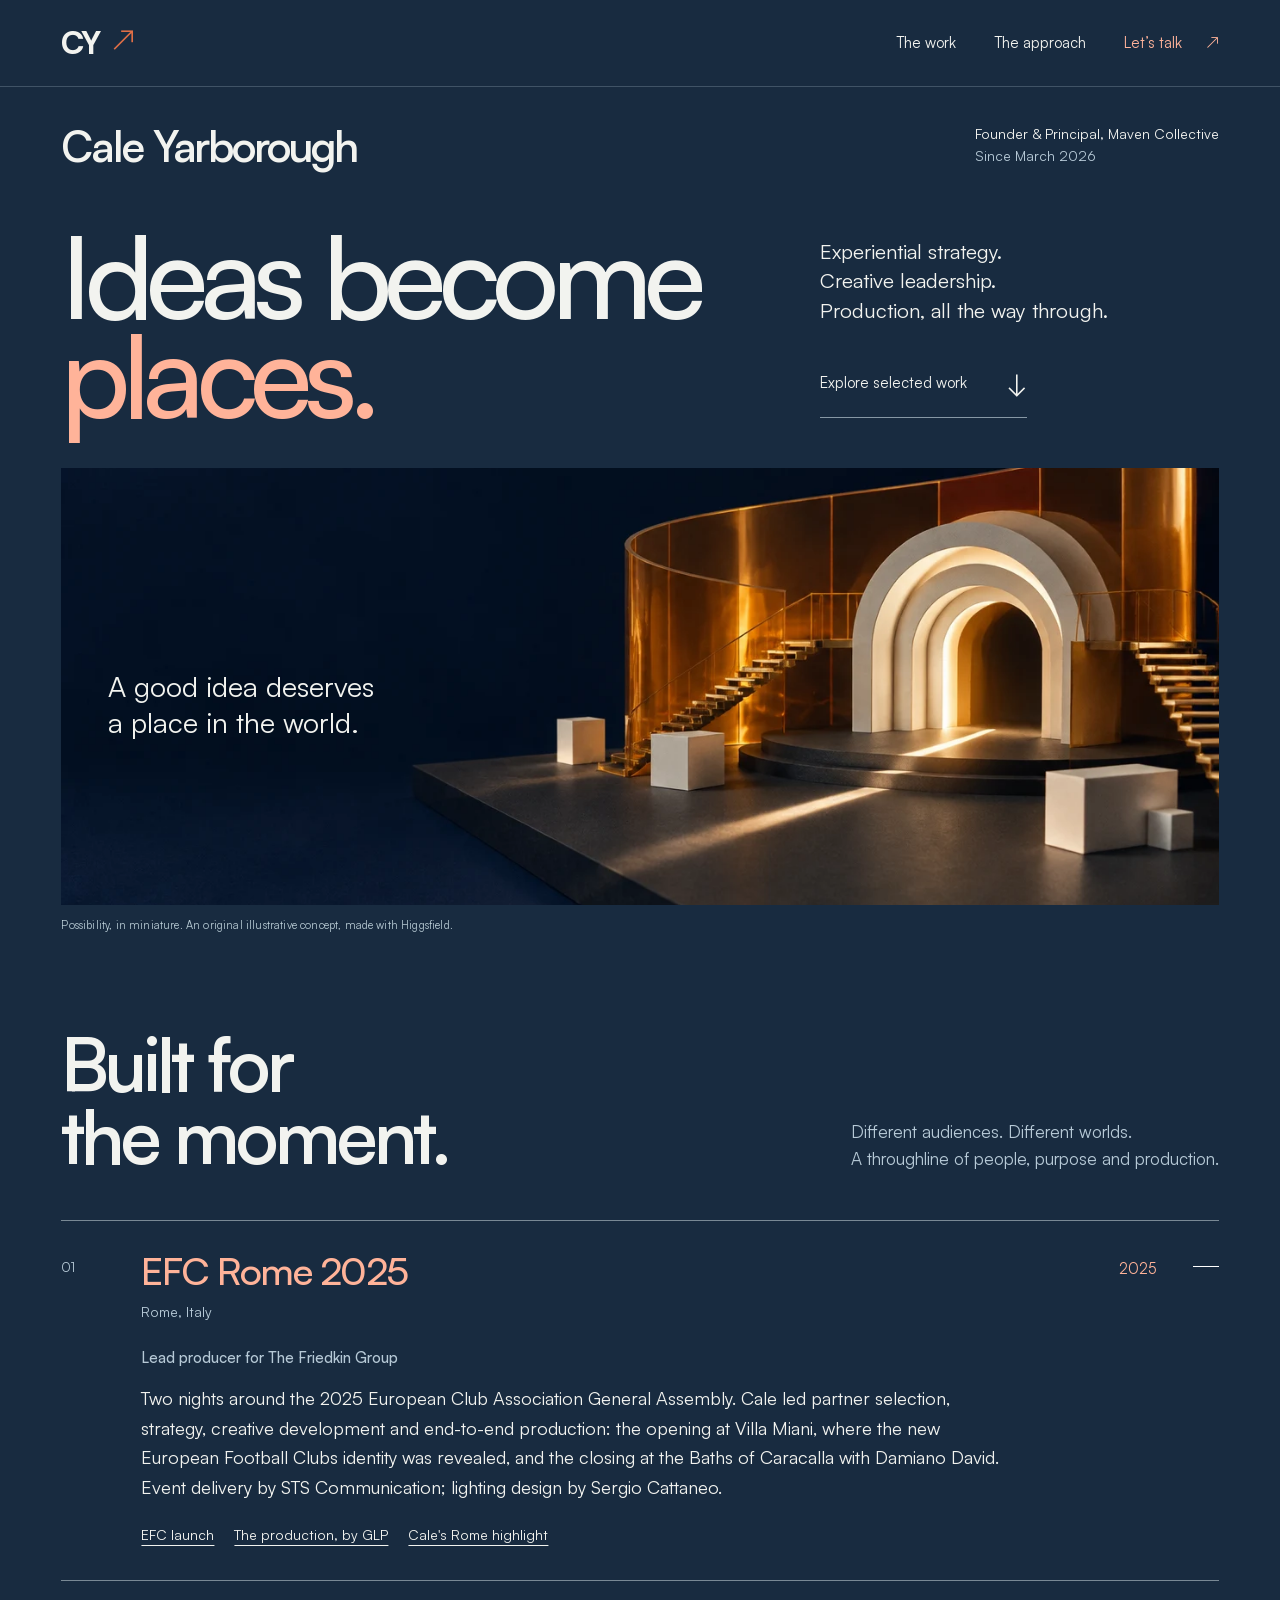
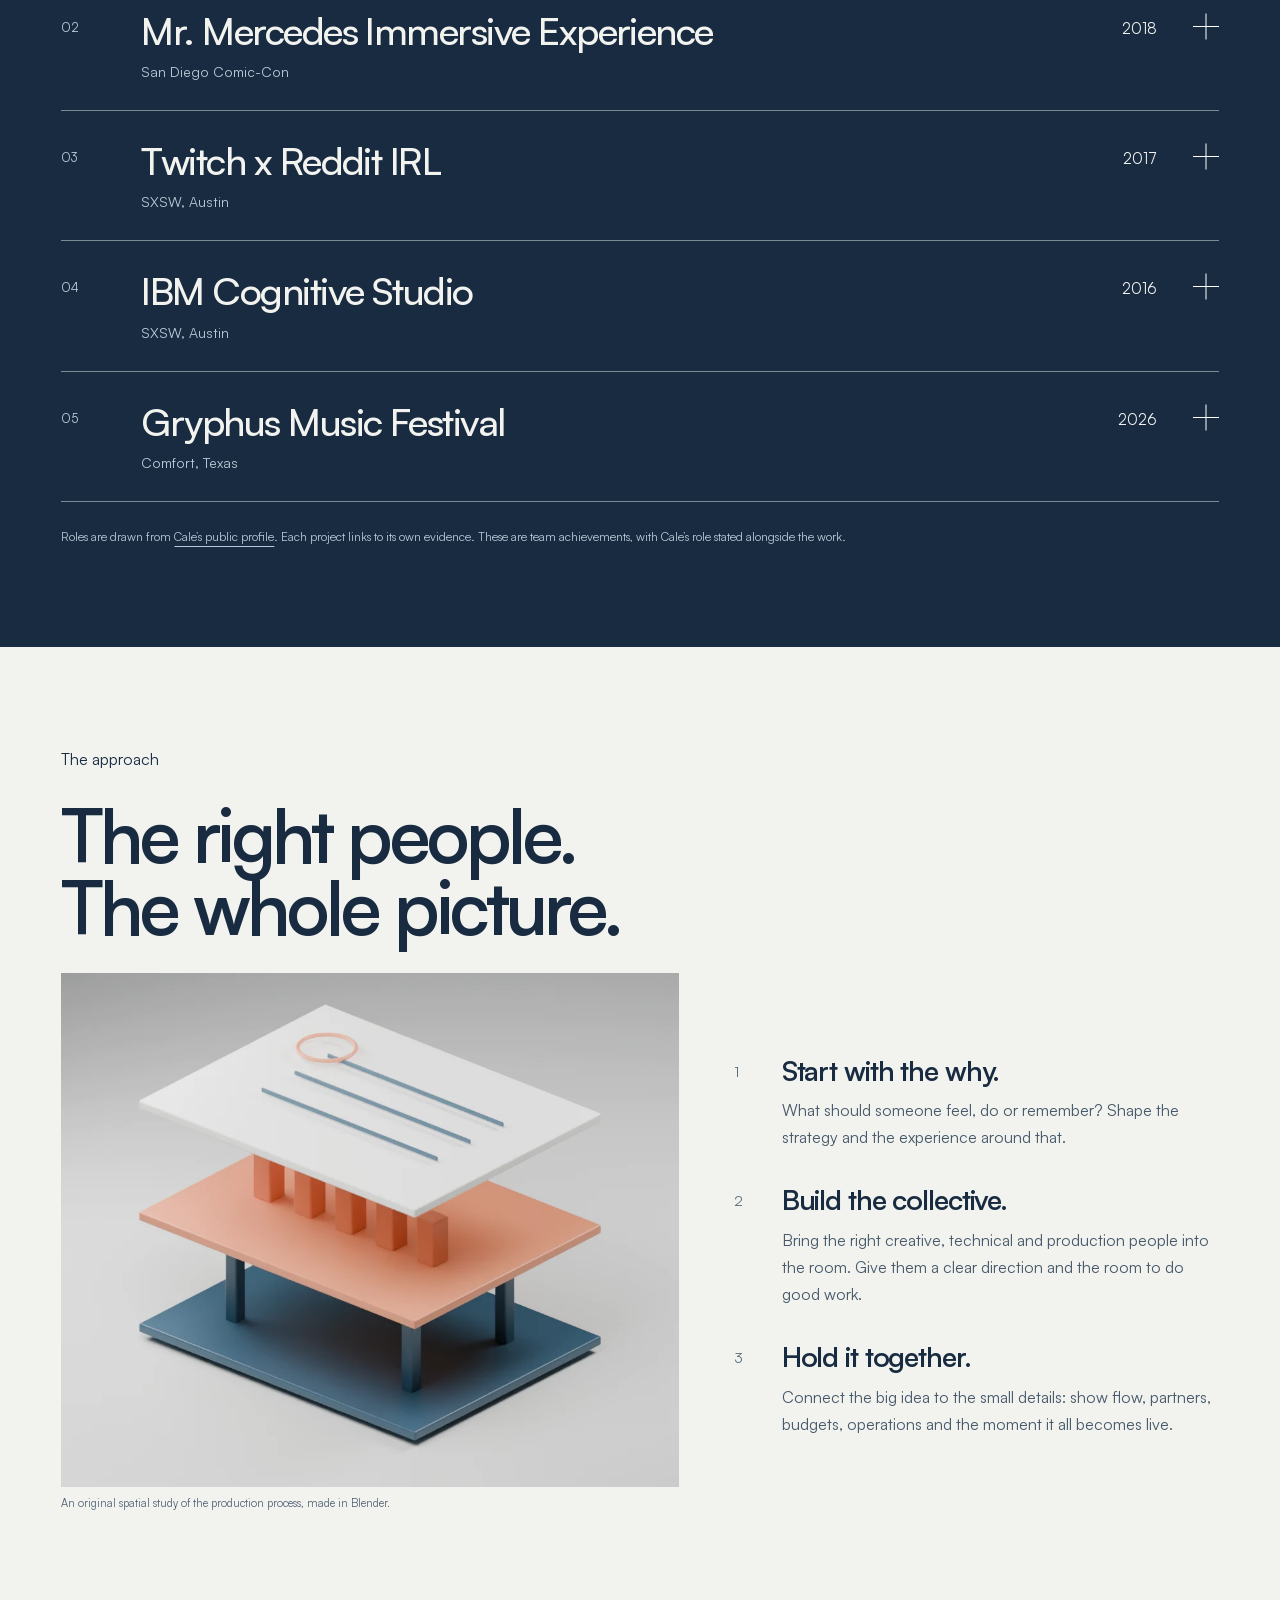
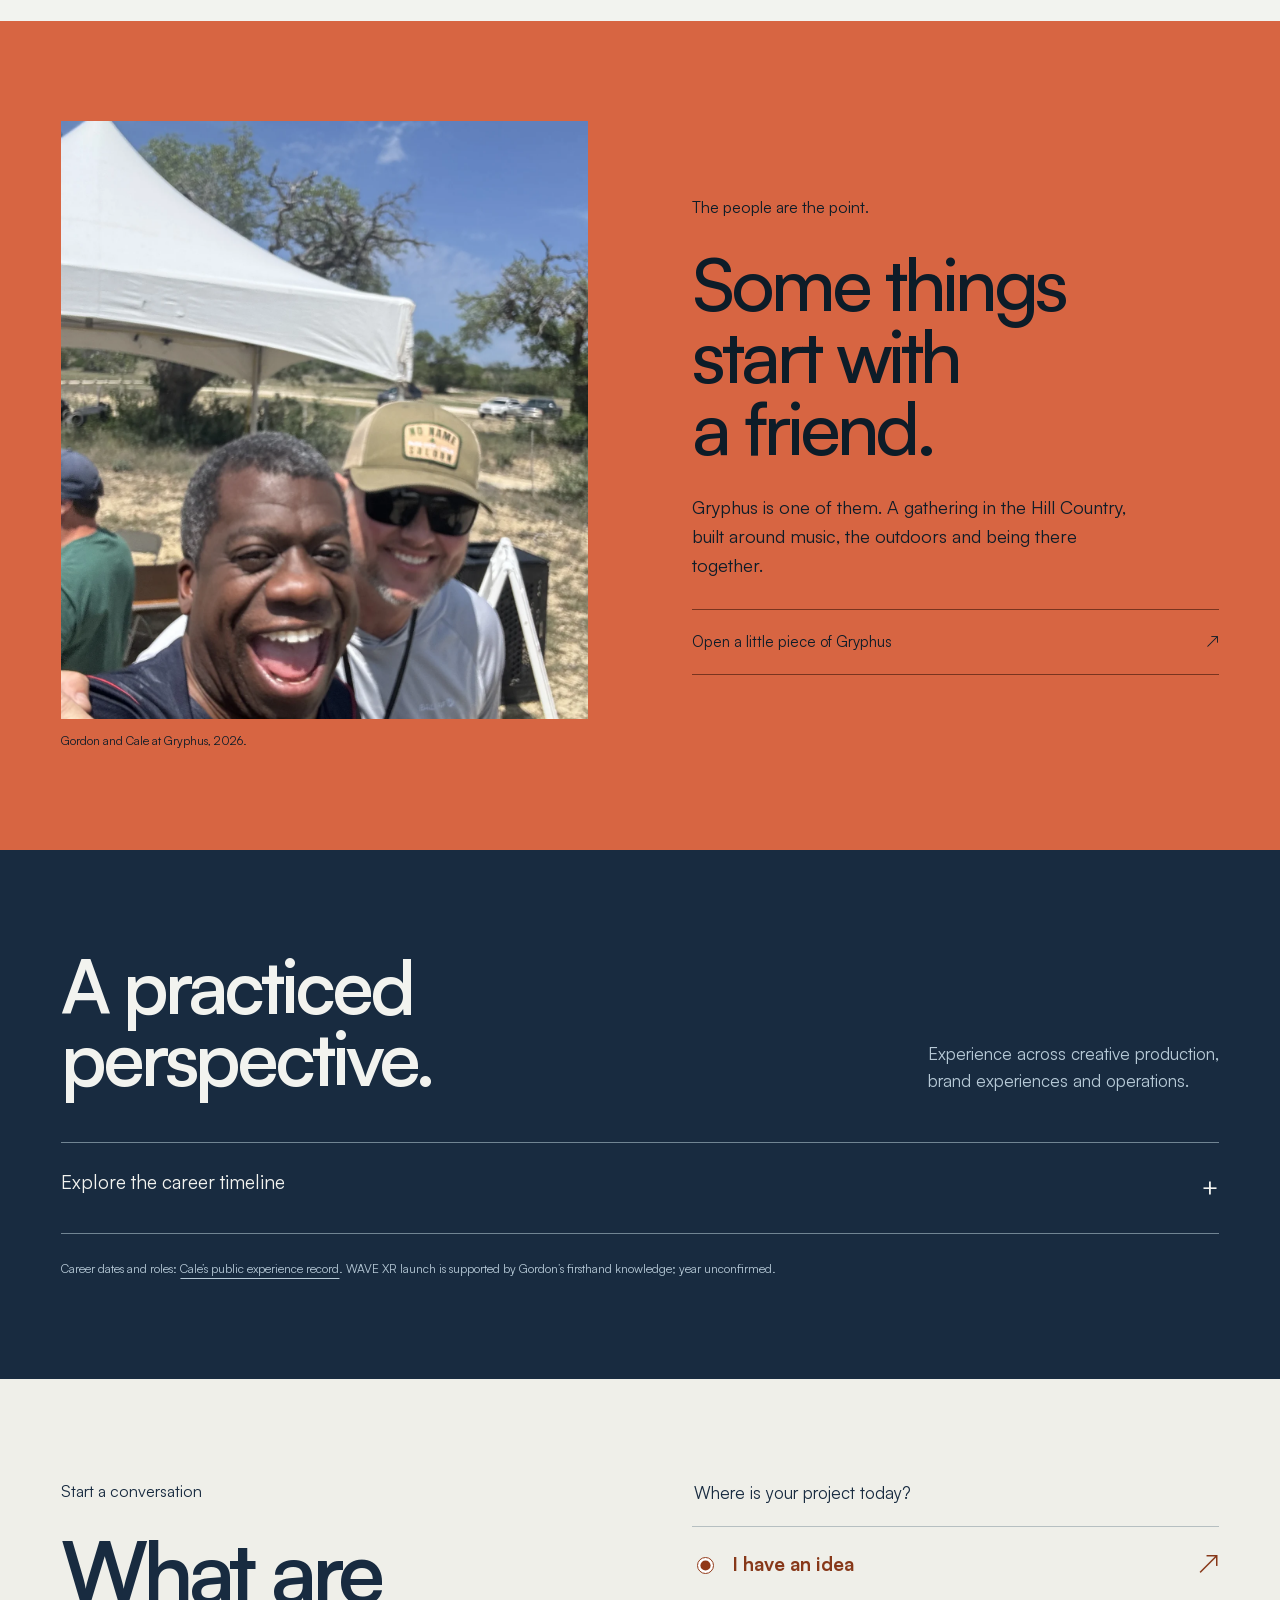
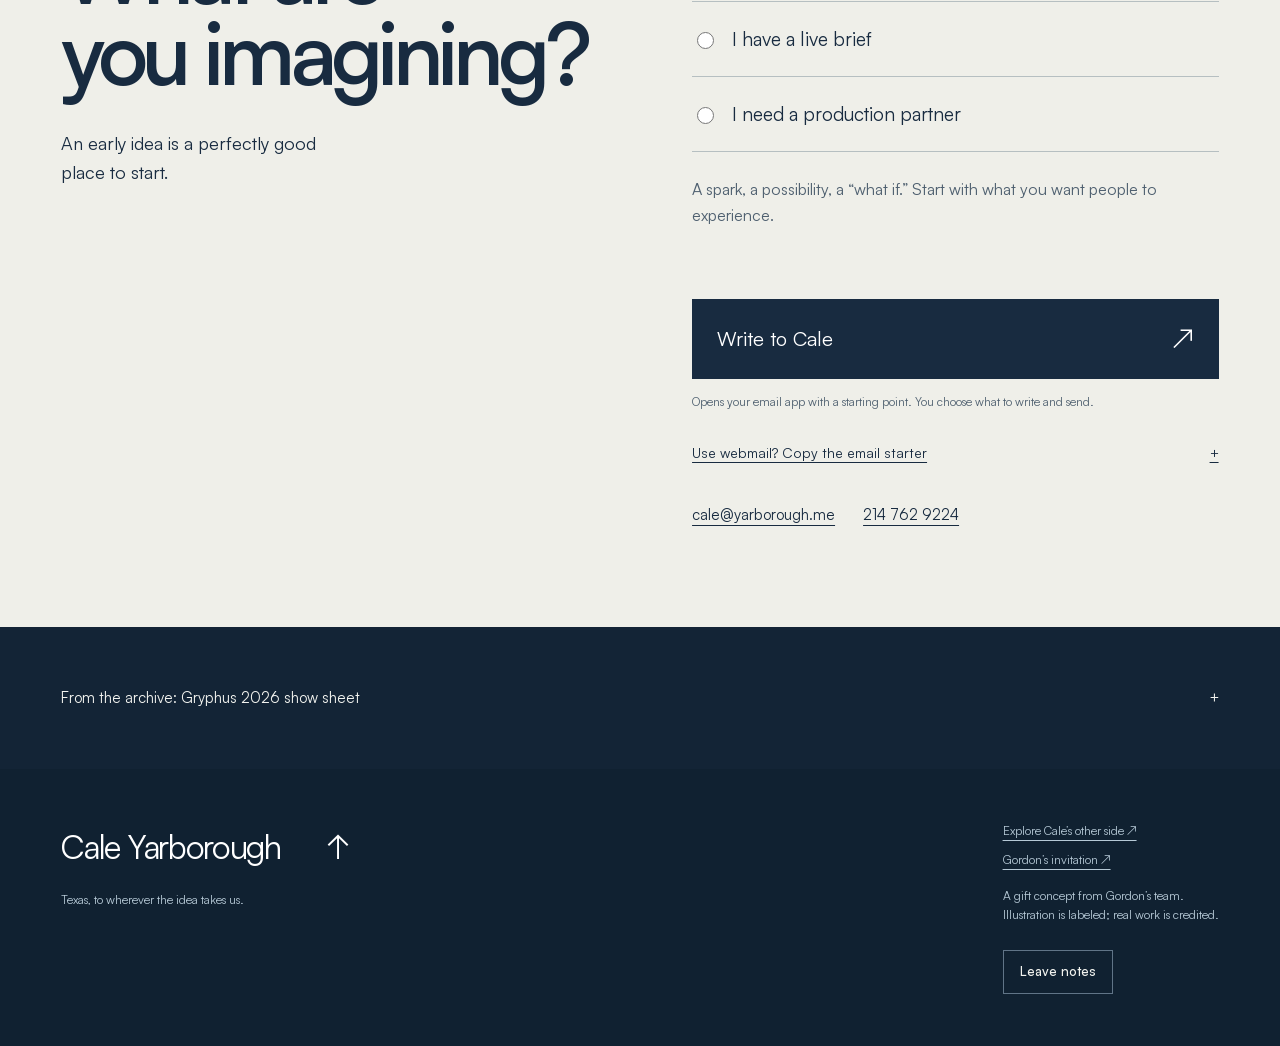
<file: index.html>
<!doctype html><html lang="en"><head><meta charset="utf-8"><meta name="viewport" content="width=device-width, initial-scale=1"><meta name="robots" content="noindex,nofollow"><title>Cale Yarborough: Ideas become places</title><meta name="description" content="Cale Yarborough, Founder & Principal of Maven Collective since March 2026. Experiential strategy, creative leadership and production."><meta property="og:title" content="Cale Yarborough: Ideas become places"><meta property="og:image" content="art/pro/stage-maquette.webp"><link rel="stylesheet" href="pro.css"><link rel="preload" href="fonts/Satoshi-Variable.woff2" as="font" type="font/woff2" crossorigin><link rel="stylesheet" href="contact-draft.css"></head><body>
<a class="skip" href="#main">Skip to content</a>
<header class="site-header"><a href="#top" class="wordmark" aria-label="Cale Yarborough, home">CY<span aria-hidden="true">↗</span></a><nav aria-label="Main navigation"><a href="#work">The work</a><a href="#approach">The approach</a><a href="#contact" class="nav-contact">Let’s talk <span aria-hidden="true">↗</span></a></nav></header>
<main id="main"><section class="hero" id="top" data-note="Opening"><div class="identity"><h1>Cale Yarborough</h1><p>Founder &amp; Principal, Maven Collective<br><span>Since March 2026</span></p></div><div class="hero-heading"><h2>Ideas become<br><em>places.</em></h2><div class="hero-copy"><p>Experiential strategy.<br>Creative leadership.<br>Production, all the way through.</p><a class="arrow-link" href="#work">Explore selected work <span aria-hidden="true">↓</span></a></div></div><figure class="hero-figure"><img src="art/pro/stage-maquette.webp" alt="An abstract architectural model with warm illuminated portals and amber walls" fetchpriority="high" width="1344" height="752"><figcaption>Possibility, in miniature. An original illustrative concept, made with Higgsfield.</figcaption><div class="art-caption" aria-hidden="true">A good idea deserves<br>a place in the world.</div></figure></section>
<section id="work" class="work section" data-note="Selected work"><div class="section-title"><h2>Built for<br>the moment.</h2><p>Different audiences. Different worlds.<br>A throughline of people, purpose and production.</p></div><div class="project-list"><details class="project" open id="work-1"><summary><span class="project-num">01</span><span class="project-name">EFC Rome 2025<small>Rome, Italy</small></span><span class="project-year">2025</span><span class="plus" aria-hidden="true"></span></summary><div class="project-body"><div><h3>Lead producer for The Friedkin Group</h3><p>Two nights around the 2025 European Club Association General Assembly. Cale led partner selection, strategy, creative development and end-to-end production: the opening at Villa Miani, where the new European Football Clubs identity was revealed, and the closing at the Baths of Caracalla with Damiano David. Event delivery by STS Communication; lighting design by Sergio Cattaneo.</p><p class="links"><a href="https://www.efcfootball.com/en/news/we-are-efc">EFC launch</a><a href="https://glp.de/en/news/news-stories/90-glp-impression-x5-ip-maxx-light-the-baths-of-caracalla-at-the-general-assembly-of-the-european-football-clubs-in-rome">The production, by GLP</a><a href="https://www.instagram.com/s/aGlnaGxpZ2h0OjE4MDc2OTM3NjI0MDg5MTAw">Cale's Rome highlight</a></p></div></div></details><details class="project"  id="work-2"><summary><span class="project-num">02</span><span class="project-name">Mr. Mercedes Immersive Experience<small>San Diego Comic-Con</small></span><span class="project-year">2018</span><span class="plus" aria-hidden="true"></span></summary><div class="project-body"><div><h3>Executive producer at Alchemy</h3><p>A VR escape room, a custom AR adventure and a 6,000-plus square foot set built with the show's real props. The project, by Double A Labs for AT&amp;T Audience Network, was an Adweek Experiential Awards finalist (2019).</p><p class="links"><a href="https://www.adweek.com/creativity/adweek-announces-finalists-in-its-inaugural-adweek-experiential-awards/">Adweek finalists</a></p></div></div></details><details class="project"  id="work-3"><summary><span class="project-num">03</span><span class="project-name">Twitch x Reddit IRL<small>SXSW, Austin</small></span><span class="project-year">2017</span><span class="plus" aria-hidden="true"></span></summary><div class="project-body"><div><h3>Producer at Alchemy</h3><p>Four days of music, gaming, AMAs and livestreams. Cale produced the venue, talent, experience, staging, AV, security, livestream and sponsors. Artists on the program included Snoop Dogg, Grandmaster Flash and A$AP Mob.</p><p class="links"><a href="https://blog.twitch.tv/en/2017/03/10/twitch-and-reddit-join-forces-for-sxsw-4af57ee66419/">Twitch announcement</a><a href="https://redditinc.com/news/reddits-heading-to-sxsw">Reddit announcement</a></p></div></div></details><details class="project"  id="work-4"><summary><span class="project-num">04</span><span class="project-name">IBM Cognitive Studio<small>SXSW, Austin</small></span><span class="project-year">2016</span><span class="plus" aria-hidden="true"></span></summary><div class="project-body"><div><h3>Producer at George P. Johnson, for IBM</h3><p>A restaurant turned into nine places to meet Watson: apps, games, VR cycling and mixology. 9,210 visitors, reported by GPJ.</p><p class="links"><a href="https://www.gpj.com/case-study/the-ibm-cognitive-studio-at-sxsw/">GPJ case study</a></p></div></div></details><details class="project"  id="work-5"><summary><span class="project-num">05</span><span class="project-name">Gryphus Music Festival<small>Comfort, Texas</small></span><span class="project-year">2026</span><span class="plus" aria-hidden="true"></span></summary><div class="project-body"><div><h3>Executive Producer</h3><p>A friend’s ranch party became a three-day gathering in the Hill Country. The 2026 program brought together nine acts and ten sets, with music, food, camping and outdoor experiences.</p><p class="links"><a href="#gryphus-sheet">The 2026 show sheet</a></p></div><figure class="evidence"><img src="art/real/schedule-2026.jpg" alt="Gordon’s photograph of the actual Gryphus 2026 schedule sign" loading="lazy"><figcaption>The real 2026 schedule sign. Photo: Gordon Bellamy.</figcaption></figure></div></details></div><p class="source-note">Roles are drawn from <a href="https://www.linkedin.com/in/caleyarborough/" target="_blank" rel="noopener">Cale’s public profile</a>. Each project links to its own evidence. These are team achievements, with Cale’s role stated alongside the work.</p></section>
<section class="approach section" id="approach" data-note="Approach"><div class="approach-title"><p class="plain-label">The approach</p><h2>The right people.<br>The whole picture.</h2></div><div class="approach-grid"><div class="approach-art"><img src="art/pro/production-layers.webp" alt="Three architectural model layers representing strategy, team and production" loading="lazy" width="960" height="800"><p class="image-note">An original spatial study of the production process, made in Blender.</p></div><div class="phases"><article><span>1</span><div><h3>Start with the why.</h3><p>What should someone feel, do or remember? Shape the strategy and the experience around that.</p></div></article><article><span>2</span><div><h3>Build the collective.</h3><p>Bring the right creative, technical and production people into the room. Give them a clear direction and the room to do good work.</p></div></article><article><span>3</span><div><h3>Hold it together.</h3><p>Connect the big idea to the small details: show flow, partners, budgets, operations and the moment it all becomes live.</p></div></article></div></div></section>
<section class="human section" data-note="Gryphus and friendship"><div class="human-photo"><img src="art/real/gordon-and-cale-2026.webp" alt="Gordon and Cale together at Gryphus in 2026" loading="lazy"><p>Gordon and Cale at Gryphus, 2026.</p></div><div class="human-text"><p class="plain-label">The people are the point.</p><h2>Some things<br>start with<br>a friend.</h2><p>Gryphus is one of them. A gathering in the Hill Country, built around music, the outdoors and being there together.</p><details class="keepsake"><summary>Open a little piece of Gryphus <span aria-hidden="true">↗</span></summary><div><img src="art/real/cale-2027-mark.jpg" alt="Cale’s Gryphus mark, a bird passing across an orange sun" loading="lazy"><p>Cale’s own mark for Gryphus 2027.<br>“Ride the hills. Hear the music.”</p><p><a href="#gryphus-sheet">See the 2026 show sheet ↓</a></p></div></details></div></section>
<section class="career section" data-note="Career"><div class="section-title"><h2>A practiced<br>perspective.</h2><p>Experience across creative production,<br>brand experiences and operations.</p></div><details class="career-open"><summary>Explore the career timeline <span aria-hidden="true">+</span></summary><div class="credits">
    <div class="credit"><span class="mono">2026 to now</span><div><h3>Maven Collective</h3><p class="role">Founder &amp; Principal</p></div><p></p></div>
    <div class="credit"><span class="mono">2023 to 2026</span><div><h3>The Friedkin Group</h3><p class="role">Senior Manager, Special Projects; then Director of Operations</p></div><p>EFC Rome 2025, among special projects</p></div>
    <div class="credit"><span class="mono">2022 to 2023</span><div><h3>Forefront Networks</h3><p class="role">VP, Experiential Services</p></div><p>Selected programs from his portfolio: Austin Trail of Lights, UT Bevo Blvd., Austin Gamblers Fan Fest, Live in the Vineyard, Elevation Beaver Creek, Saucony House, Lucchese</p></div>
    <div class="credit"><span class="mono">2021 to 2022</span><div><h3>PRA</h3><p class="role">Regional Director of Events</p></div><p></p></div>
    <div class="credit"><span class="mono">2017 to 2021</span><div><h3>Alchemy</h3><p class="role">Senior Producer</p></div><p>Mr. Mercedes at Comic-Con; Twitch x Reddit IRL at SXSW</p></div>
    <div class="credit"><span class="mono">2014 to 2017</span><div><h3>George P. Johnson</h3><p class="role">Producer, Integrated Experience Marketing</p></div><p>IBM Cognitive Studio at SXSW; <a href="https://www.gpj.com/case-study/tedibm/">TED@IBM</a> (October 2015)</p></div>
    <div class="credit"><span class="mono">2012 to 2014</span><div><h3>Qples</h3><p class="role">Director of Marketing and Events</p></div><p>Led the app's UX and UI concept and development through launch, and built the customer support function</p></div>
    <div class="credit"><span class="mono">2009 to 2012</span><div><h3>Canonball Creative</h3><p class="role">Head of Projects and Client Services</p></div><p></p></div>
    <div class="credit"><span class="mono">2005 to 2008</span><div><h3>Gulf States Toyota</h3><p class="role">Events and Marketing Manager</p></div><p>Regional experiential programs across five states</p></div>
    <div class="credit"><span class="mono">SXSW</span><div><h3>WAVE XR launch</h3><p class="role">Executive Producer</p></div><p>Year not confirmed</p></div>
  </div></details><p class="source-note">Career dates and roles: <a href="https://www.linkedin.com/in/caleyarborough/details/experience/" target="_blank" rel="noopener">Cale’s public experience record</a>. WAVE XR launch is supported by Gordon’s firsthand knowledge; year unconfirmed.</p></section>
<section class="contact section" id="contact" data-note="Contact"><div class="contact-intro"><p class="plain-label">Start a conversation</p><h2>What are<br>you imagining?</h2><p>An early idea is a perfectly good place to start.</p></div><div class="inquiry"><fieldset disabled><legend>Where is your project today?</legend><label><input type="radio" name="phase" value="idea" checked><span>I have an idea</span><b aria-hidden="true">↗</b></label><label><input type="radio" name="phase" value="brief"><span>I have a live brief</span><b aria-hidden="true">↗</b></label><label><input type="radio" name="phase" value="partner"><span>I need a production partner</span><b aria-hidden="true">↗</b></label></fieldset><p class="phase-response" id="phase-response" aria-live="polite">A spark, a possibility, a “what if.” Start with what you want people to experience.</p><a class="contact-email" id="email-draft" href="mailto:cale@yarborough.me?subject=An%20idea%20to%20explore">Write to Cale <span aria-hidden="true">↗</span></a><p class="contact-help">Opens your email app with a starting point. You choose what to write and send.</p><div class="direct"><a href="mailto:cale@yarborough.me">cale@yarborough.me</a><a href="tel:+12147629224">214 762 9224</a></div></div></section>
<section class="archive section" id="gryphus-sheet"><details><summary>From the archive: Gryphus 2026 show sheet <span aria-hidden="true">+</span></summary><div class="archive-inner"><h2>Nine acts. Ten sets.<br>Three days together.</h2><p>April 24–26, 2026, Flat Rock Ranch, Comfort, Texas. Executive Producer: Cale Yarborough.</p><div class="ros">
    <table>
      <thead><tr><th>Day</th><th>Call</th><th>Set</th></tr></thead>
      <tbody>
        <tr class="head2"><td class="day" rowspan="2">Fri 4/24</td><td class="t">3:00 PM</td><td>Silas Lowe</td></tr>
        <tr class="head2"><td class="t">6:00 + 8:00 PM</td><td><b>Delvon Lamarr Organ Trio</b>, two sets</td></tr>
        <tr><td class="day" rowspan="4">Sat 4/25</td><td class="t">11:00 AM</td><td>The Peterson Brothers</td></tr>
        <tr><td class="t">2:00 PM</td><td>Cilantro Boombox</td></tr>
        <tr><td class="t">4:30 PM</td><td>Los Juanos</td></tr>
        <tr><td class="t">7:00 PM</td><td>Ikebe Shakedown</td></tr>
        <tr class="head2"><td class="day" rowspan="3">Sun 4/26</td><td class="t">11:00 AM</td><td>The Redbearded Strangers</td></tr>
        <tr class="head2"><td class="t">2:00 PM</td><td>Rat King Cole</td></tr>
        <tr class="head2"><td class="t">5:30 PM</td><td>Thee Heart Tones</td></tr>
      </tbody>
    </table></div><p class="source-note">Transcribed from Gordon’s photograph of the 2026 schedule sign. Delvon Lamarr Organ Trio played twice. The sign itself misprinted the year at the top.</p></div></details></section>
</main><footer><div><a class="footer-name" href="#top">Cale Yarborough <span aria-hidden="true">↑</span></a><p>Texas, to wherever the idea takes us.</p></div><div><a href="experience.html">Explore Cale’s other side ↗</a><a href="for-cale/">Gordon’s invitation ↗</a><p>A gift concept from Gordon’s team.<br>Illustration is labeled; real work is credited.</p><div id="professional-review" aria-label="Optional design feedback"></div></div></footer><script>window.NOTES_CONFIG={site:"cale-professional-20261004",title:"Cale professional: The Production House",version:"Production House, October 2026",label:"Notes for Gordon"};</script><script src="notes.js"></script><script src="pro.js"></script><script src="contact-draft.js"></script></body></html>
</file>
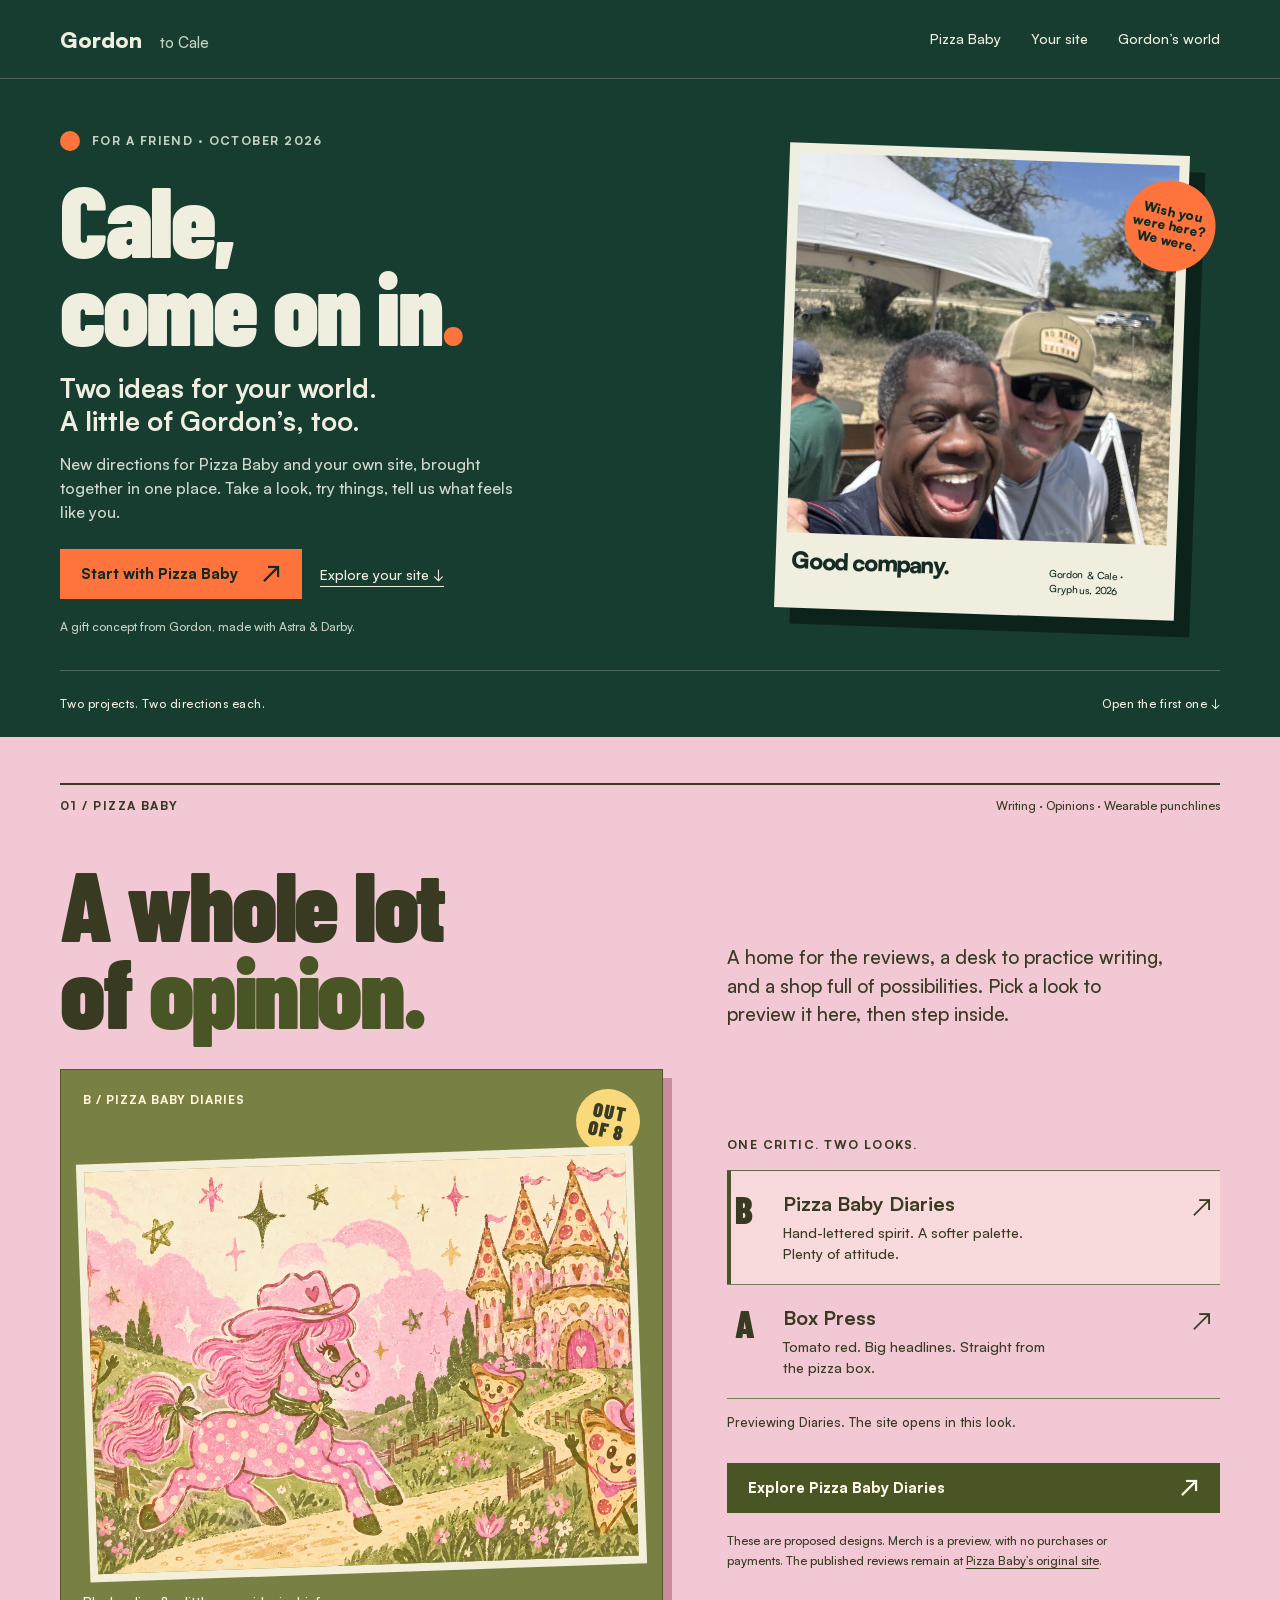
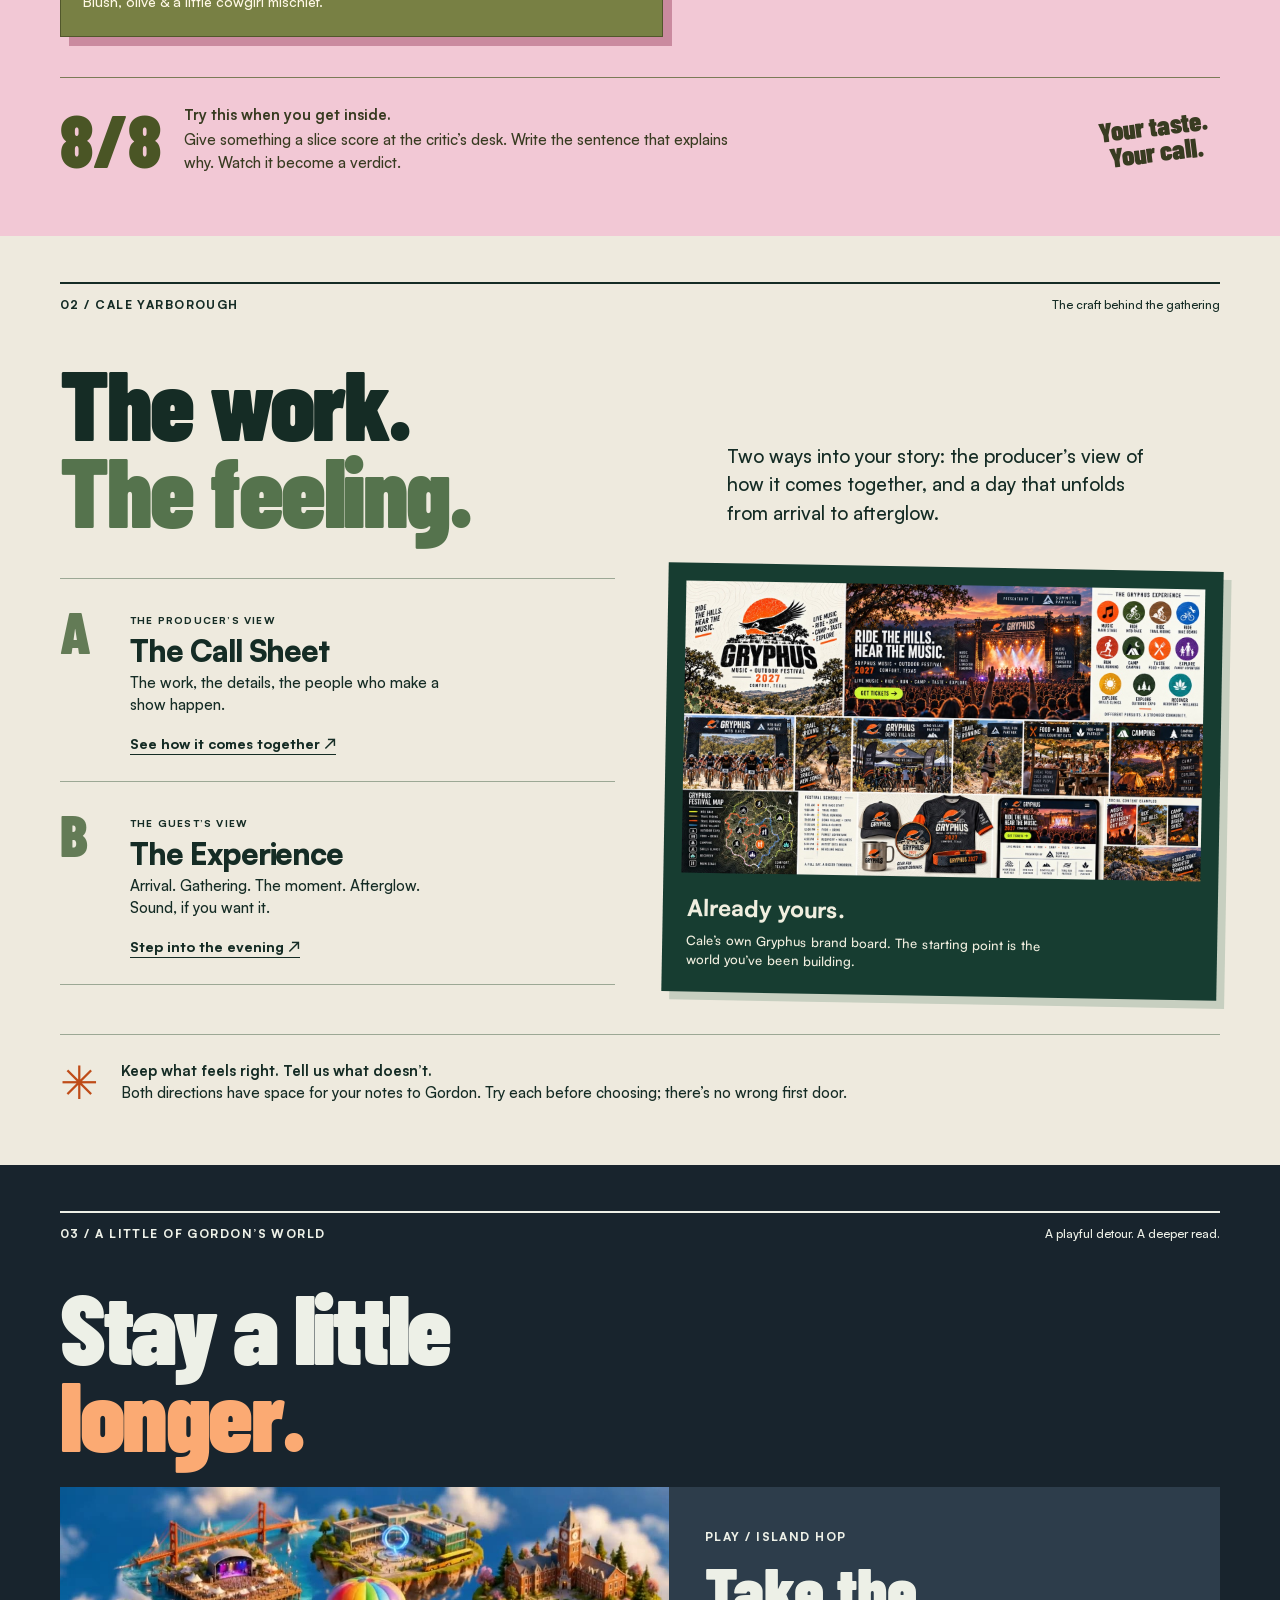
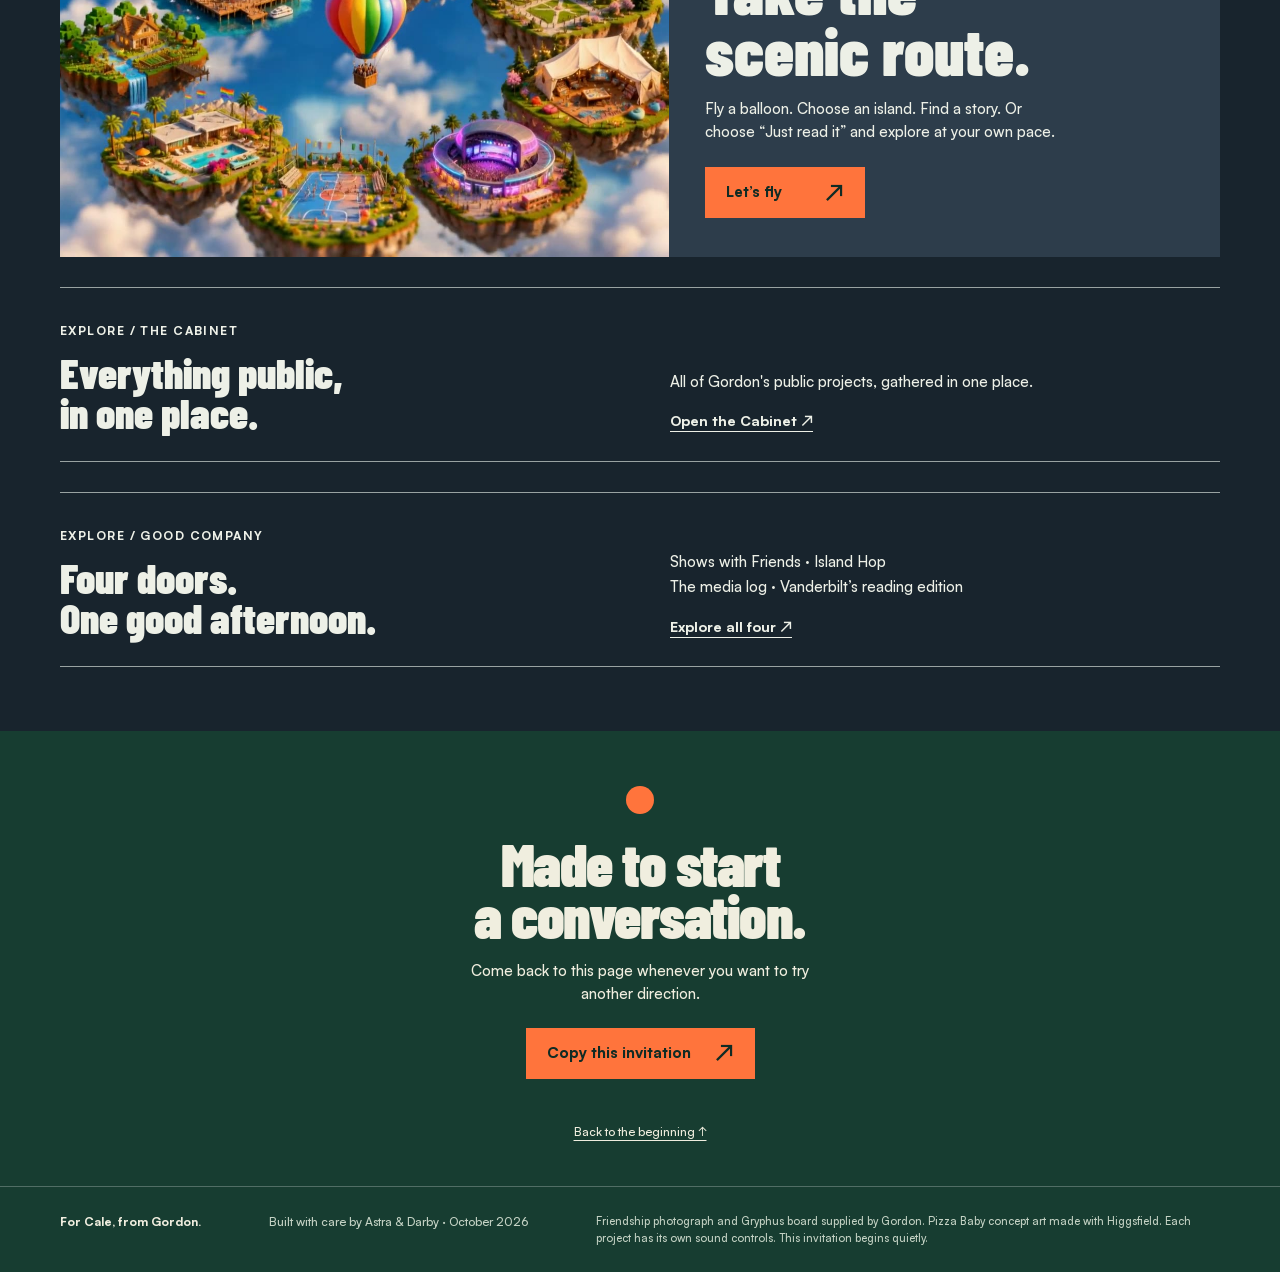
<file: for-cale/index.html>
<!doctype html>
<html lang="en">
<head>
  <!-- STYLE: Maviyane-Davies call to action (Twenty Design Systems #20: Barlow display, forest and Gryphus orange, one invitation he has to answer) | WHY: a friend's gift should ask one warm question and route to four doors | ALT: Na Kim routing table (#19), a playful choice grid; rejected because the real photo of Gordon and Cale should lead, not a menu -->
  <meta charset="utf-8">
  <meta name="viewport" content="width=device-width,initial-scale=1,viewport-fit=cover">
  <meta name="robots" content="noindex,nofollow">
  <title>Cale, come on in. · A gift from Gordon</title>
  <meta name="description" content="Two creative projects, four directions, and a little of Gordon’s world. An invitation to explore Pizza Baby, Cale’s site, Island Hop and Good Company.">
  <meta property="og:title" content="Cale, come on in. · A gift from Gordon">
  <meta property="og:description" content="Two ideas for your world. A little of Gordon’s, too.">
  <meta property="og:type" content="website">
  <meta property="og:image" content="https://gordonusc.github.io/cale-yarborough/for-cale/assets/friends.webp">
  <meta name="theme-color" content="#173d31">
  <link rel="preload" as="font" href="assets/display.ttf" type="font/ttf" crossorigin>
  <link rel="stylesheet" href="style.css">
  <script src="experience.js" defer></script>
</head>
<body>
<a class="skip" href="#main">Skip to the invitation</a>
<header class="masthead">
  <a class="signature" href="#main">Gordon <span>to Cale</span></a>
  <nav aria-label="Your invitation"><a href="#pizza">Pizza Baby</a><a href="#cale">Your site</a><a href="#more">Gordon’s world</a></nav>
</header>
<main id="main">
  <section class="welcome" aria-labelledby="hello">
    <div class="intro">
      <p class="eyebrow"><span class="little-sun" aria-hidden="true"></span> For a friend · October 2026</p>
      <h1 id="hello">Cale,<br>come on in<span class="orange">.</span></h1>
      <p class="lede">Two ideas for your world.<br>A little of Gordon’s, too.</p>
      <p class="intro-detail">New directions for Pizza Baby and your own site, brought together in one place. Take a look, try things, tell us what feels like you.</p>
      <div class="first-actions"><a class="button tangerine" href="#pizza">Start with Pizza Baby <span aria-hidden="true">↗</span></a><a class="quiet-link" href="#cale">Explore your site <span aria-hidden="true">↓</span></a></div>
      <p class="gift-note">A gift concept from Gordon, made with Astra &amp; Darby.</p>
    </div>
    <figure class="friend-photo">
      <img src="assets/friends.webp" width="900" height="1200" alt="Gordon and Cale smiling together beneath a white tent at Gryphus." fetchpriority="high">
      <figcaption><span>Good company.</span><small>Gordon &amp; Cale · Gryphus, 2026</small></figcaption>
      <span class="photo-corner" aria-hidden="true">Wish you<br>were here?<br>We were.</span>
    </figure>
    <div class="welcome-foot"><span>Two projects. Two directions each.</span><a href="#pizza">Open the first one <span aria-hidden="true">↓</span></a></div>
  </section>

  <section class="project pizza" id="pizza" aria-labelledby="pizza-title">
    <div class="section-top"><span class="edition">01 / Pizza Baby</span><span>Writing · Opinions · Wearable punchlines</span></div>
    <div class="project-intro"><h2 id="pizza-title">A whole lot<br>of <em>opinion.</em></h2><p>A home for the reviews, a desk to practice writing, and a shop full of possibilities. Pick a look to preview it here, then step inside.</p></div>
    <div class="pizza-layout">
      <div class="pizza-stage" id="pizza-stage" data-look="diaries">
        <div class="stage-label"><span id="pizza-label">B / Pizza Baby Diaries</span><span class="slice-stamp">OUT<br>OF 8</span></div>
        <img id="pizza-image" src="assets/pizza-diaries.webp" width="1536" height="1024" alt="Illustrated pizza kingdom with a pink polka-dot pony and cowgirl pizza slices." loading="lazy">
        <span class="stage-caption" id="pizza-caption">Blush, olive &amp; a little cowgirl mischief.</span>
      </div>
      <div class="project-controls">
        <p class="eyebrow">One critic. Two looks.</p>
        <div class="look-choices" role="group" aria-label="Preview a Pizza Baby direction">
          <button type="button" class="look-choice" data-pizza="diaries" aria-pressed="true"><span class="choice-letter">B</span><span><strong>Pizza Baby Diaries</strong><small>Hand-lettered spirit. A softer palette. Plenty of attitude.</small></span><span class="choice-arrow" aria-hidden="true">↗</span></button>
          <button type="button" class="look-choice" data-pizza="press" aria-pressed="false"><span class="choice-letter">A</span><span><strong>Box Press</strong><small>Tomato red. Big headlines. Straight from the pizza box.</small></span><span class="choice-arrow" aria-hidden="true">↗</span></button>
        </div>
        <p class="selection-note" id="pizza-note" role="status">Previewing Diaries. The site opens in this look.</p>
        <a class="button olive" id="pizza-open" href="https://gordonusc.github.io/pizza-baby/diaries/index.html#diaries">Explore Pizza Baby Diaries <span aria-hidden="true">↗</span></a>
        <p class="small-print">These are proposed designs. Merch is a preview, with no purchases or payments. The published reviews remain at <a href="https://www.pizzababyreviews.com/">Pizza Baby’s original site</a>.</p>
      </div>
    </div>
    <div class="try-this"><span class="eight" aria-hidden="true">8/8</span><p><strong>Try this when you get inside.</strong> Give something a slice score at the critic’s desk. Write the sentence that explains why. Watch it become a verdict.</p><span class="hand-note">Your taste.<br>Your call.</span></div>
  </section>

  <section class="project cale" id="cale" aria-labelledby="cale-title">
    <div class="section-top"><span class="edition">02 / Cale Yarborough</span><span>The craft behind the gathering</span></div>
    <div class="project-intro"><h2 id="cale-title">The work.<br><em>The feeling.</em></h2><p>Two ways into your story: the producer’s view of how it comes together, and a day that unfolds from arrival to afterglow.</p></div>
    <div class="cale-layout">
      <div class="cale-options">
        <a class="cale-door" href="https://gordonusc.github.io/cale-yarborough/"><span class="door-number">A</span><div><span class="eyebrow">The producer’s view</span><h3>The Call Sheet</h3><p>The work, the details, the people who make a show happen.</p><span class="door-action">See how it comes together <span aria-hidden="true">↗</span></span></div></a>
        <a class="cale-door" href="https://gordonusc.github.io/cale-yarborough/experience.html"><span class="door-number">B</span><div><span class="eyebrow">The guest’s view</span><h3>The Experience</h3><p>Arrival. Gathering. The moment. Afterglow. Sound, if you want it.</p><span class="door-action">Step into the evening <span aria-hidden="true">↗</span></span></div></a>
      </div>
      <figure class="real-board"><img src="assets/cale-board.jpg" width="1400" height="788" loading="lazy" alt="Cale’s Gryphus brand board, with the bird and orange sun identity, merchandise and event graphics."><figcaption><span>Already yours.</span> Cale’s own Gryphus brand board. The starting point is the world you’ve been building.</figcaption></figure>
    </div>
    <aside class="review-tip"><span aria-hidden="true">✳</span><p><strong>Keep what feels right. Tell us what doesn’t.</strong> Both directions have space for your notes to Gordon. Try each before choosing; there’s no wrong first door.</p></aside>
  </section>

  <section class="more" id="more" aria-labelledby="more-title">
    <div class="section-top"><span class="edition">03 / A little of Gordon’s world</span><span>A playful detour. A deeper read.</span></div>
    <h2 id="more-title">Stay a little<br><em>longer.</em></h2>
    <a class="island-door" href="https://gordonusc.github.io/island-hop/?pilot=cale">
      <img src="assets/island-hop.jpg" width="1280" height="720" alt="A colorful balloon adventure across Gordon’s floating island world." loading="lazy">
      <div><span class="eyebrow">Play / Island Hop</span><h3>Take the<br>scenic route.</h3><p>Fly a balloon. Choose an island. Find a story. Or choose “Just read it” and explore at your own pace.</p><span class="button tangerine">Let’s fly <span aria-hidden="true">↗</span></span></div>
    </a>
    <a class="company-door" href="https://gordonusc.github.io/the-cabinet/?for=cale"><div><span class="eyebrow">Explore / The Cabinet</span><h3>Everything public,<br>in one place.</h3></div><div><p>All of Gordon's public projects, gathered in one place.</p><span class="door-action">Open the Cabinet <span aria-hidden="true">↗</span></span></div></a>
    <a class="company-door" href="https://gordonusc.github.io/the-cabinet/good-company/"><div><span class="eyebrow">Explore / Good Company</span><h3>Four doors.<br>One good afternoon.</h3></div><div><p>Shows with Friends · Island Hop<br>The media log · Vanderbilt’s reading edition</p><span class="door-action">Explore all four <span aria-hidden="true">↗</span></span></div></a>
  </section>

  <section class="closing" aria-labelledby="closing-title"><span class="little-sun" aria-hidden="true"></span><h2 id="closing-title">Made to start<br>a conversation.</h2><p>Come back to this page whenever you want to try another direction.</p><button class="button tangerine" id="copy-link" type="button">Copy this invitation <span aria-hidden="true">↗</span></button><p id="copy-status" role="status" class="copy-status"></p><a class="back-top" href="#main">Back to the beginning ↑</a></section>
</main>
<footer><span>For Cale, from Gordon.</span><span>Built with care by Astra &amp; Darby · October 2026</span><p>Friendship photograph and Gryphus board supplied by Gordon. Pizza Baby concept art made with Higgsfield. Each project has its own sound controls. This invitation begins quietly.</p></footer>
</body>
</html>
</file>
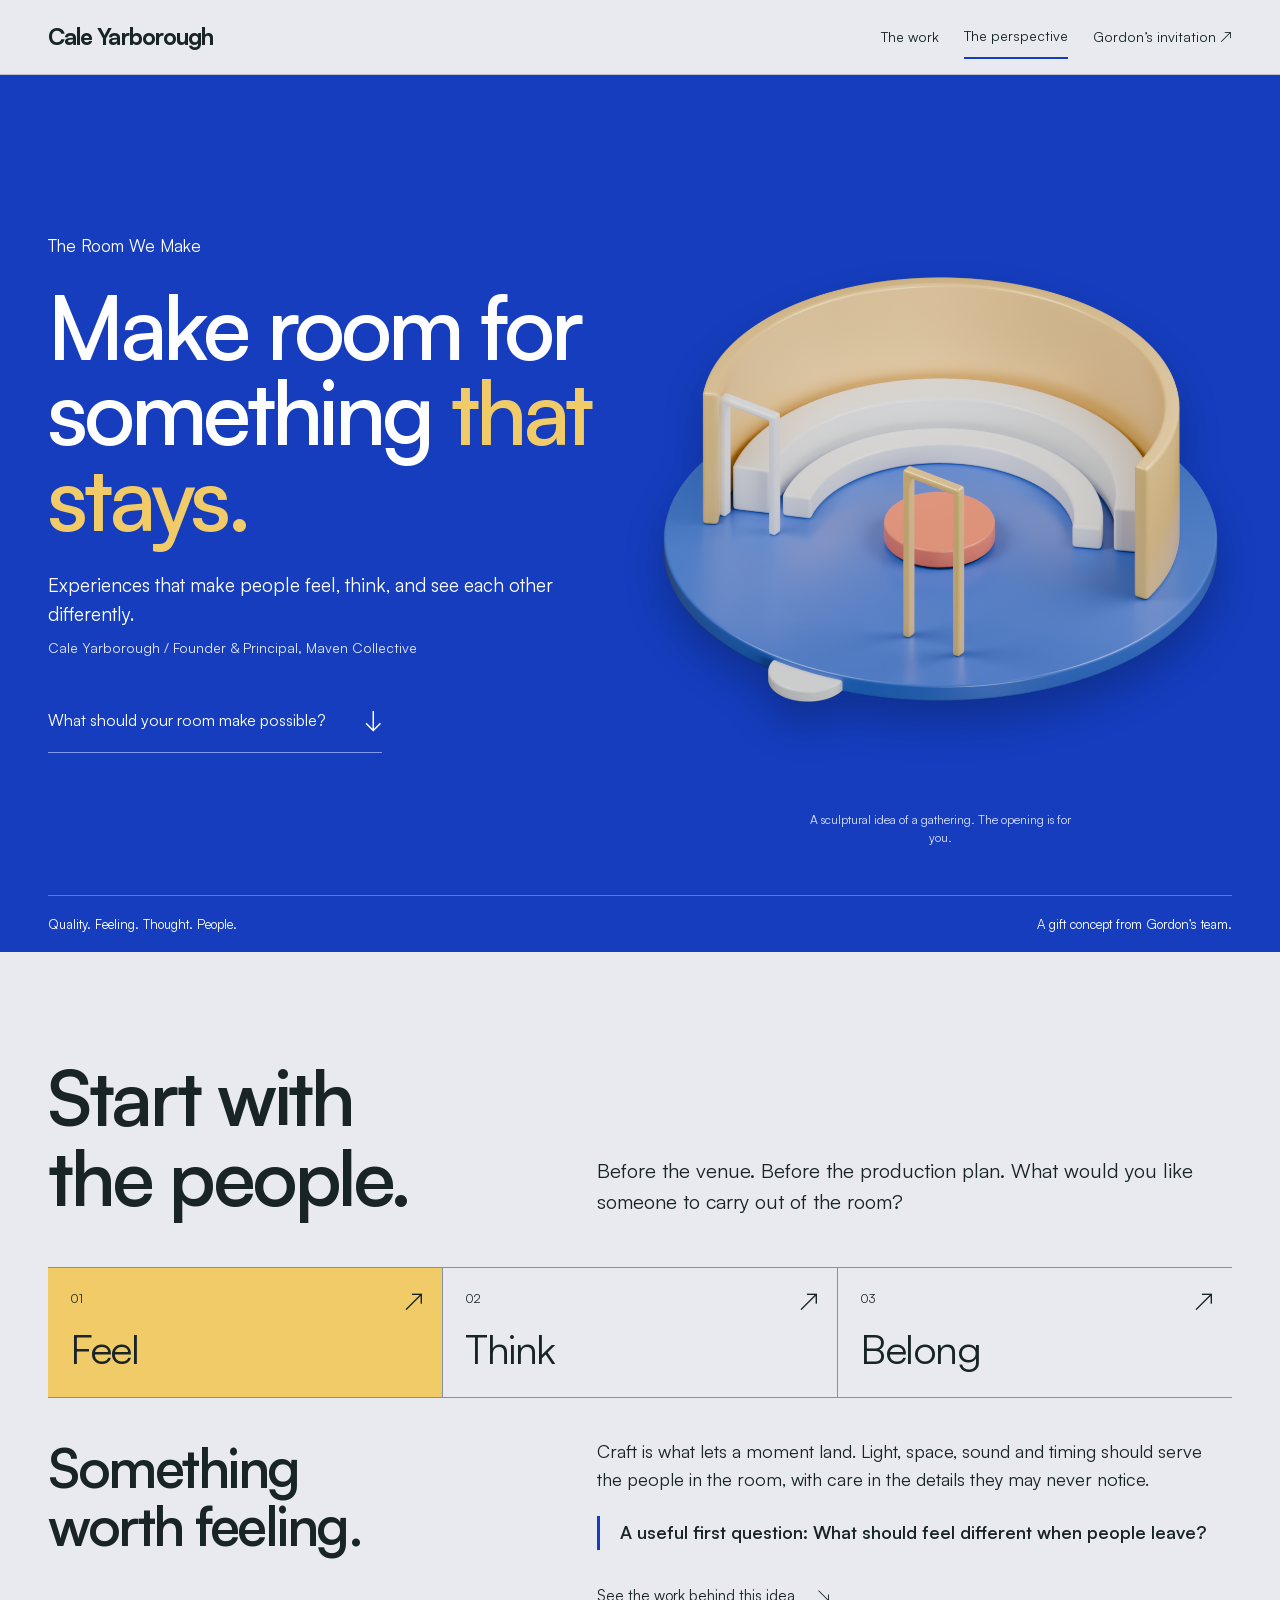
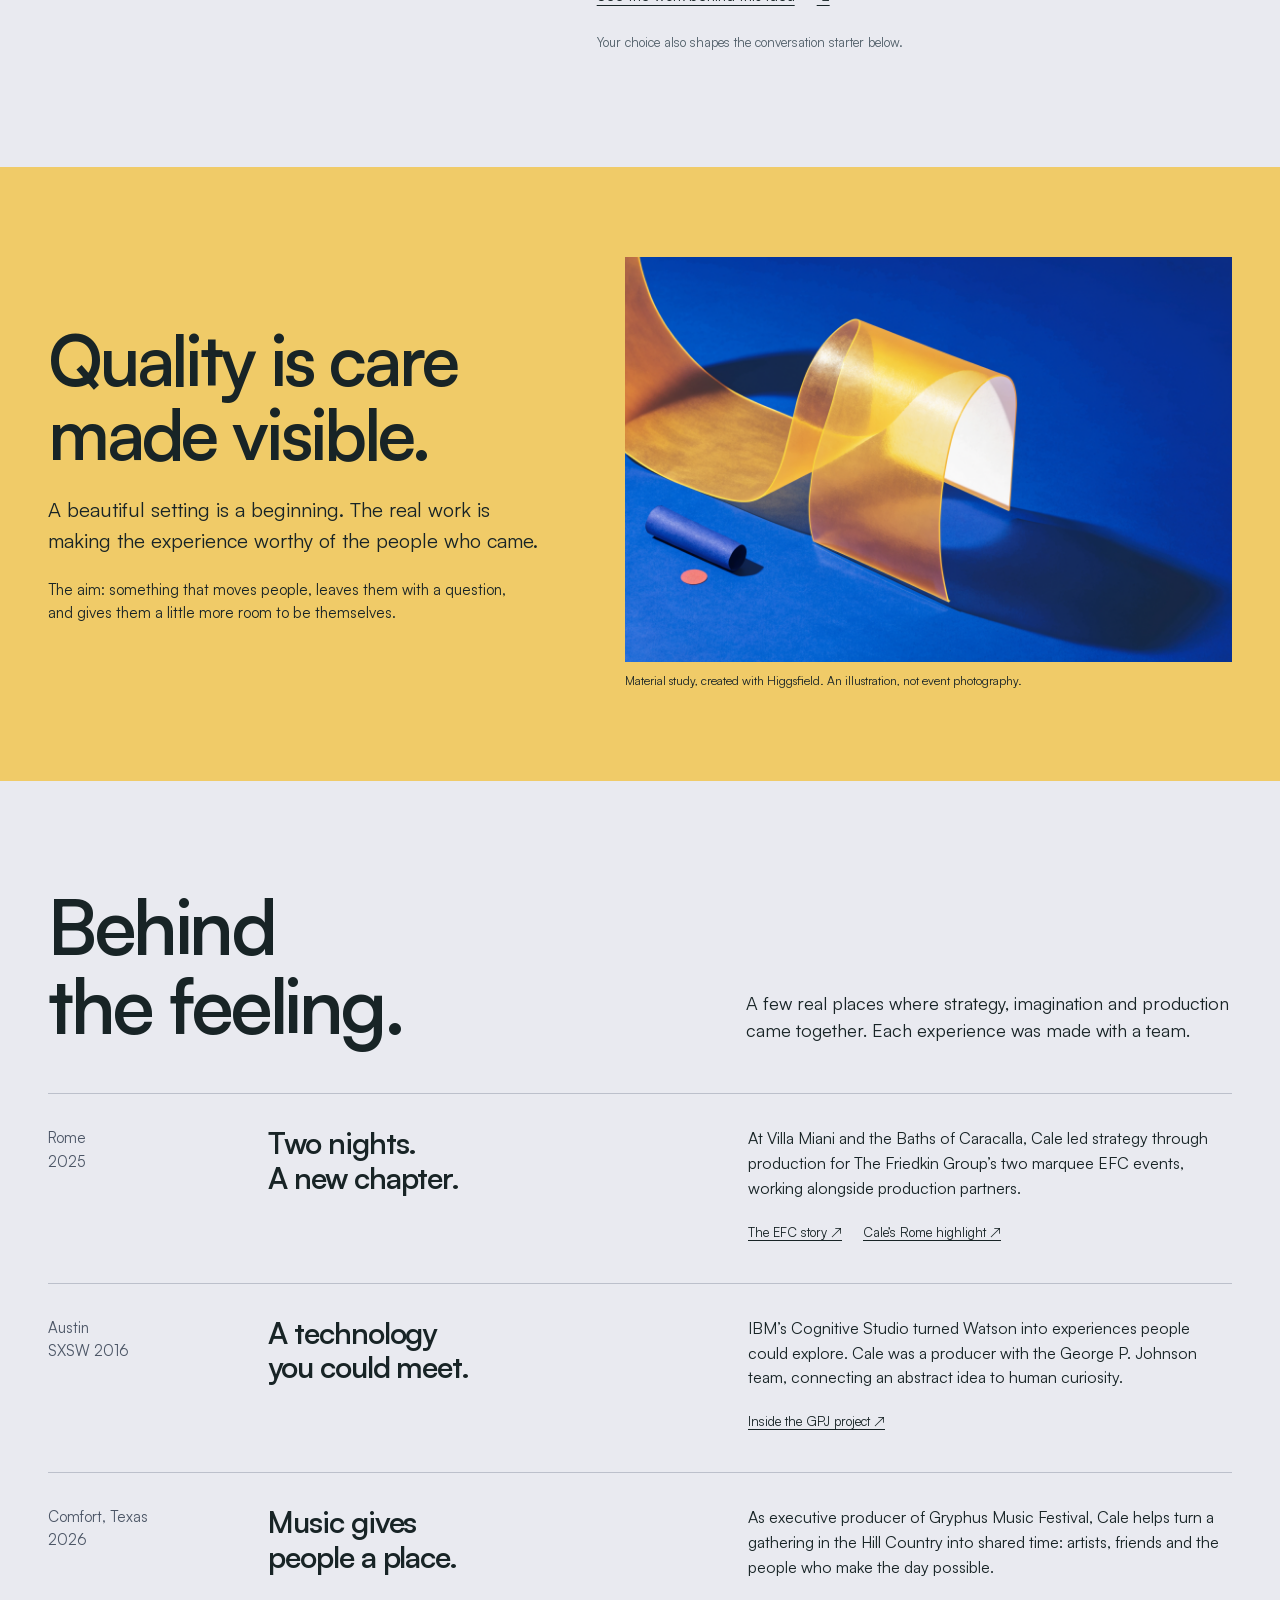
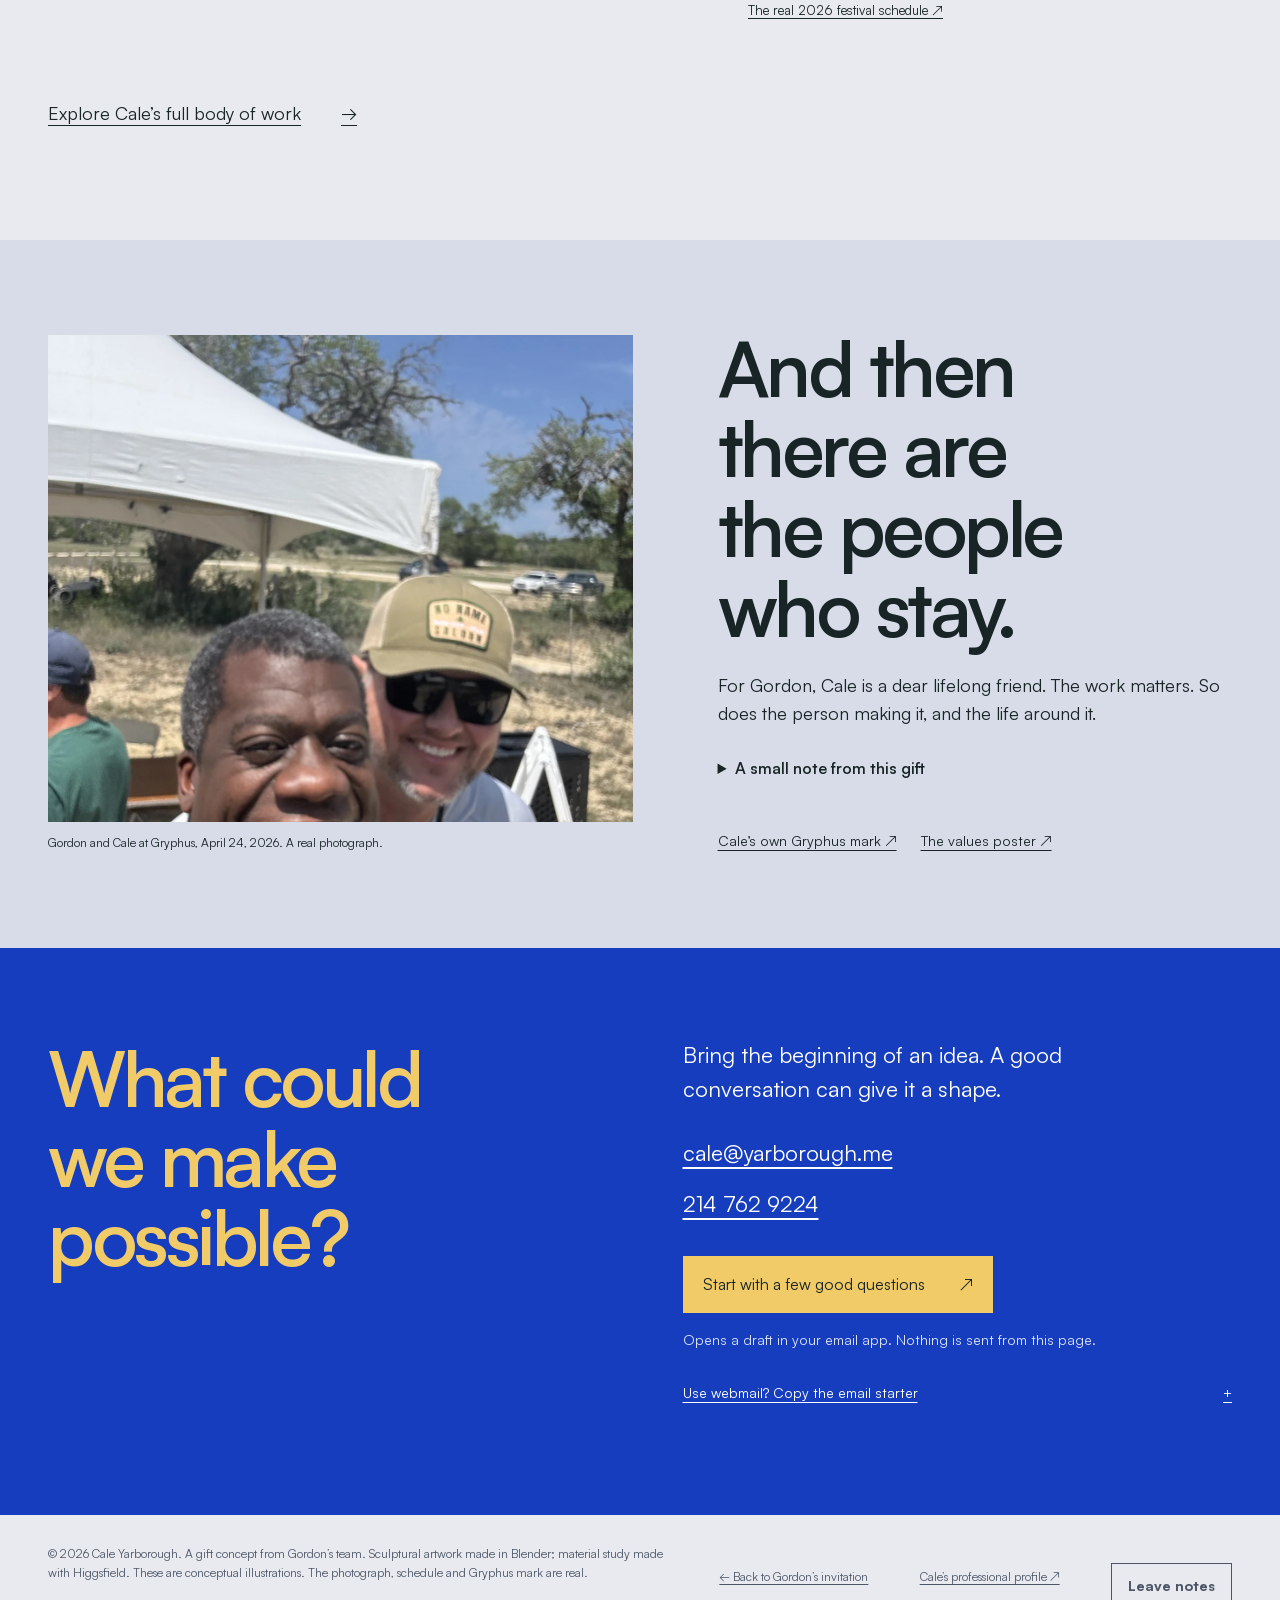
<file: experience.html>
<!doctype html>
<html lang="en">
<head>
<meta charset="utf-8">
<meta name="viewport" content="width=device-width, initial-scale=1, viewport-fit=cover">
<meta name="robots" content="noindex, nofollow, noarchive, noimageindex">
<title>Cale Yarborough: The Room We Make</title>
<meta name="description" content="Quality you can feel. Experiences that make people think. A values-led introduction to Cale Yarborough, Founder & Principal of Maven Collective.">
<meta property="og:title" content="Cale Yarborough: The Room We Make">
<meta property="og:description" content="Make people feel. Make people think. Make room for people.">
<meta property="og:image" content="art/room/material-study.png">
<link rel="preload" href="fonts/Satoshi-Variable.woff2" as="font" type="font/woff2" crossorigin>
<style>
@font-face{font-family:Satoshi;src:url('fonts/Satoshi-Variable.woff2') format('woff2');font-weight:300 900;font-display:swap}
:root{--blue:#153dbd;--ink:#182426;--paper:#e9eaf0;--yellow:#f0cb68;--line:#bcc0cb;--white:#fff;--font:Satoshi,Arial,sans-serif;color-scheme:light}
*{box-sizing:border-box}html{scroll-behavior:smooth;scroll-padding-top:88px}body{margin:0;background:var(--paper);color:var(--ink);font:400 18px/1.55 var(--font);-webkit-font-smoothing:antialiased}a{color:inherit;text-underline-offset:.25em}button,input,textarea{font:inherit}button{cursor:pointer}img{max-width:100%;display:block}h1,h2,h3,p,figure{margin:0}h1,h2,h3{line-height:1.04;letter-spacing:-.045em;font-weight:600}h2{font-size:clamp(42px,6vw,82px)}a:focus-visible,button:focus-visible,summary:focus-visible,input:focus-visible,textarea:focus-visible{outline:3px solid #e8673a;outline-offset:5px}a,button{-webkit-tap-highlight-color:#f0cb6866}.shell{width:min(1380px,calc(100% - 96px));margin-inline:auto}.small{font-size:14px;line-height:1.6}.skip{position:fixed;top:8px;left:8px;transform:translateY(-150%);z-index:200;background:var(--yellow);color:var(--ink);padding:12px}.skip:focus{transform:none}
.top{background:var(--paper);min-height:74px;border-bottom:1px solid var(--line)}.top .shell{display:flex;align-items:center;gap:30px;min-height:74px}.identity{font-weight:750;letter-spacing:-.04em;text-decoration:none;font-size:23px}.top nav{display:flex;gap:25px;margin-left:auto;align-items:center}.top a:not(.identity){font-size:14px;text-decoration:none;min-height:44px;display:flex;align-items:center}.top a[aria-current]{border-bottom:2px solid var(--blue)}
.hero{background:var(--blue);color:var(--white);position:relative;overflow:hidden}.hero .shell{display:grid;grid-template-columns:1.03fr 1fr;align-items:center;min-height:min(820px,calc(100svh - 74px));padding-block:66px 50px;position:relative}.hero-copy{position:relative;z-index:2}.hero .name{font-size:17px;margin-bottom:24px}.hero h1{font-size:clamp(64px,6.9vw,104px);max-width:8.7em;line-height:.97;font-weight:550}.hero h1 em{font-style:normal;color:var(--yellow)}.hero .intro{font-size:19px;max-width:28em;line-height:1.55;margin-top:30px}.hero .intro span{display:block;margin-top:8px;font-size:14px;color:#e1e7fd}.hero .go{display:inline-flex;gap:38px;align-items:center;margin-top:30px;text-decoration:none;border-bottom:1px solid #829aed;padding:12px 0;min-height:48px;font-size:16px}.hero .go b{font-size:25px;font-weight:400}.sculpture{position:relative;margin-right:-65px;margin-left:-65px;transform:translateY(20px)}.sculpture img{width:100%;height:auto;filter:drop-shadow(0 22px 18px #04174255)}.sculpture figcaption{font-size:12px;line-height:1.5;max-width:22em;margin:0 auto;text-align:center;color:#dbe3ff}.hero .shell.hero-foot{display:flex;gap:30px;align-items:center;justify-content:space-between;border-top:1px solid #5d78d1;padding:18px 0;font-size:13px;min-height:0}.hero-foot span:last-child{max-width:350px;text-align:right}
.intent{padding-block:105px 115px}.intro-row{display:grid;grid-template-columns:1fr 1.3fr;gap:60px;align-items:end}.intro-row>p{max-width:30em;font-size:20px}.intent h2{max-width:8em}.choices{display:flex;margin-top:50px;border-block:1px solid #87909f}.choices button{flex:1;text-align:left;border:0;border-right:1px solid #87909f;background:transparent;color:var(--ink);padding:24px 22px;font-size:clamp(24px,3.2vw,44px);line-height:1.2;letter-spacing:-.035em;position:relative}.choices button:last-child{border-right:0}.choices button[aria-pressed=true]{background:var(--yellow)}.choices .num{display:block;font-size:12px;letter-spacing:0;margin-bottom:18px}.choices .arrow{position:absolute;right:20px;top:20px;font-size:23px}.answer{display:grid;grid-template-columns:1fr 1.3fr;gap:60px;padding-top:40px;align-items:start}.answer h3{font-size:clamp(36px,4.3vw,58px);max-width:8em;white-space:pre-line}.answer p{max-width:34em}.prompt{margin-top:22px;border-left:3px solid var(--blue);padding:3px 0 3px 20px;font-weight:600}.answer-link{display:inline-flex;gap:22px;align-items:center;margin-top:24px;font-size:15px;min-height:44px}.hint{margin-top:14px;color:#52606a;font-size:13px}.js-hint{display:none}html.js .js-hint{display:block}
.meaning{background:var(--yellow);padding-block:90px}.meaning .shell{display:grid;grid-template-columns:.9fr 1.1fr;gap:80px;align-items:center}.meaning h2{max-width:8.8em;font-size:clamp(46px,5.5vw,75px)}.meaning p{max-width:28em;margin-top:24px;font-size:20px}.meaning figure{position:relative}.meaning img{width:100%;aspect-ratio:3/2;object-fit:cover;height:auto}.meaning figcaption{margin-top:10px;font-size:12px}.meaning .thin{font-size:15px;margin-top:22px;max-width:31em}
.behind{padding-block:105px}.behind-head{display:flex;justify-content:space-between;gap:70px;align-items:flex-end;margin-bottom:48px}.behind-head h2{max-width:8em}.behind-head p{max-width:27em}.case{display:grid;grid-template-columns:180px 1fr 1.1fr;gap:40px;padding:32px 0;border-top:1px solid var(--line)}.case:last-child{border-bottom:1px solid var(--line)}.case .place{font-size:15px;color:#4c5666}.case h3{font-size:30px;letter-spacing:-.035em;line-height:1.15}.case p{font-size:16px}.case .source{display:inline-flex;min-height:38px;align-items:center;font-size:13px;margin-top:12px;margin-right:16px}.full-work{margin-top:30px;display:inline-flex;gap:40px;min-height:44px;align-items:center}
.friends{background:#d7dce8;padding-block:88px}.friends .shell{display:grid;grid-template-columns:1fr .88fr;gap:85px;align-items:center}.friends figure{position:relative}.friends img{width:100%;height:auto;aspect-ratio:1.2;object-fit:cover;object-position:center 44%}.friends figcaption{font-size:12px;margin-top:12px}.friends h2{max-width:7em}.friends p{max-width:29em;margin-top:24px}.friend-note{margin-top:28px}.friend-note summary{min-height:44px;cursor:pointer;font-weight:600;font-size:16px}.friend-note p{font-size:16px;line-height:1.7;border-top:1px solid #a1a9b8;padding-top:18px;margin-top:8px}.artifact-links{margin-top:22px;display:flex;flex-wrap:wrap;gap:10px 24px}.artifact-links a{font-size:14px;min-height:38px;display:inline-flex;align-items:center}
.contact{background:var(--blue);color:white;padding-block:90px 100px}.contact .shell{display:grid;grid-template-columns:1fr 1fr;gap:85px}.contact h2{max-width:8em;color:var(--yellow)}.contact .lead{font-size:22px;margin-bottom:30px;max-width:23em}.contact .direct{display:flex;flex-direction:column;align-items:flex-start;gap:7px;font-size:22px}.contact .direct a{min-height:44px}.brief-link{background:var(--yellow);color:var(--ink);border:0;text-decoration:none;display:inline-flex;gap:35px;justify-content:space-between;padding:16px 20px;margin-top:25px;font-size:16px;min-height:54px;align-items:center}.contact .small{color:#dbe3ff;margin-top:16px;max-width:32em}footer{padding:30px 0 95px;font-size:12px;color:#4c5666}footer .shell{display:flex;flex-wrap:wrap;justify-content:space-between;gap:24px 40px}footer p{max-width:620px}footer a{min-height:30px;display:inline-flex;align-items:center}.nf-fab,.nf-panel,.nf-row a,.nf-row button,.nf-bar,.nf-bar button,.nf-bar input{border-radius:0!important}.nf-fab{font-family:var(--font)!important}.nf-dock{bottom:14px!important}
@media(min-width:1600px){.hero .shell{min-height:780px}}
@media(max-width:1100px){.shell{width:calc(100% - 56px)}.hero h1{font-size:clamp(58px,7.4vw,90px)}.sculpture{margin-right:-30px;margin-left:-60px}.intro-row,.answer{gap:40px}.meaning .shell,.friends .shell,.contact .shell{gap:45px}.case{grid-template-columns:115px 1fr 1.15fr;gap:25px}}
@media(max-width:720px){html{scroll-padding-top:20px}.shell{width:calc(100% - 36px)}.top .shell{min-height:68px;gap:16px;flex-wrap:wrap;padding-block:12px}.identity{font-size:20px}.top nav{gap:16px}.top a:not(.identity){font-size:12px;min-height:30px}.top .invitation{display:none!important}.hero .shell{grid-template-columns:1fr;padding-block:35px 26px;min-height:0}.hero h1{font-size:clamp(55px,13vw,88px);max-width:9em;line-height:.99}.hero .name{font-size:14px;margin-bottom:20px}.hero .intro{font-size:16px;max-width:27em;margin-top:24px}.hero .intro span{font-size:12px}.hero .go{margin-top:15px;gap:20px;font-size:15px}.sculpture{margin:-8px 0 0;transform:none;justify-self:center;width:min(100%,450px)}.sculpture img{margin-top:-10px;height:auto}.sculpture figcaption{font-size:11px;max-width:none;margin-top:-8px}.hero .shell.hero-foot{gap:20px;align-items:flex-start;padding-block:15px;font-size:11px}.hero-foot span:last-child{max-width:50%;text-align:right}.intent,.behind{padding-block:60px 66px}.intro-row,.answer,.meaning .shell,.friends .shell,.contact .shell{grid-template-columns:1fr;gap:26px}h2{font-size:48px}.intro-row>p{font-size:18px}.choices{margin-top:32px}.choices button{padding:19px 12px;font-size:27px}.choices .num{margin-bottom:26px;font-size:11px}.choices .arrow{font-size:19px;right:12px;top:13px}.answer{padding-top:28px}.answer h3{font-size:40px;max-width:11em}.answer p{font-size:17px}.meaning{padding-block:55px}.meaning h2{font-size:48px}.meaning p{font-size:18px;margin-top:20px}.meaning .shell{gap:35px}.behind-head{display:block;margin-bottom:32px}.behind-head p{margin-top:24px;font-size:17px}.case{grid-template-columns:1fr;gap:12px;padding-block:25px}.case h3{font-size:28px}.case .place{font-size:13px}.case .source{margin-top:6px}.friends{padding-block:55px}.friends .shell{gap:35px}.friends h2{max-width:10em}.friends p{font-size:17px}.contact{padding-block:58px 70px}.contact h2{font-size:49px}.contact .lead{font-size:20px}.contact .direct{font-size:21px}.contact .shell{gap:35px}.brief-link{width:100%;font-size:15px;gap:16px}footer .shell{display:block}footer a{margin-top:15px}footer{padding-bottom:90px}}
@media(prefers-reduced-motion:no-preference){.sculpture img{animation:arrive .85s ease-out both}@keyframes arrive{from{opacity:0;transform:translateY(22px)}to{opacity:1;transform:none}}.choices button{transition:background .2s ease}}
@media(prefers-reduced-motion:reduce){html{scroll-behavior:auto}*{animation:none!important;transition:none!important}}
</style>
<link rel="stylesheet" href="contact-draft.css"></head>
<body>
<a class="skip" href="#intention">Skip to choose an intention</a>
<header class="top"><div class="shell"><a class="identity" href="#main">Cale Yarborough</a><nav aria-label="Cale's two perspectives"><a href="index.html">The work</a><a href="experience.html" aria-current="page">The perspective</a><a class="invitation" href="for-cale/">Gordon’s invitation ↗</a></nav></div></header>
<main id="main">
<section class="hero" aria-labelledby="opening" data-note="The room we make"><div class="shell"><div class="hero-copy" data-note-slot><p class="name">The Room We Make</p><h1 id="opening">Make room for something <em>that stays.</em></h1><p class="intro">Experiences that make people feel, think, and see each other differently.<span>Cale Yarborough / Founder &amp; Principal, Maven Collective</span></p><a class="go" href="#intention">What should your room make possible? <b aria-hidden="true">↓</b></a></div><figure class="sculpture"><img src="art/room/gathering-room.png" width="1400" height="1240" alt="An original miniature gathering room: an open golden circle, tiered white benches and two doorways around one shared center." fetchpriority="high"><figcaption>A sculptural idea of a gathering. The opening is for you.</figcaption></figure></div><div class="shell hero-foot"><span>Quality. Feeling. Thought. People.</span><span>A gift concept from Gordon’s team.</span></div></section>

<section class="intent shell" id="intention" aria-labelledby="intention-title" data-note="Choose an intention"><div class="intro-row"><h2 id="intention-title">Start with<br>the people.</h2><p>Before the venue. Before the production plan. What would you like someone to carry out of the room?</p></div><div class="choices" role="group" aria-label="Choose an intention"><button type="button" aria-pressed="true" data-intent="feel"><span class="num">01</span>Feel<span class="arrow" aria-hidden="true">↗</span></button><button type="button" aria-pressed="false" data-intent="think"><span class="num">02</span>Think<span class="arrow" aria-hidden="true">↗</span></button><button type="button" aria-pressed="false" data-intent="belong"><span class="num">03</span>Belong<span class="arrow" aria-hidden="true">↗</span></button></div>
<div class="answer" id="intention-answer" aria-live="polite" aria-atomic="true"><h3 id="answer-title">Something<br>worth feeling.</h3><div><p id="answer-body">Craft is what lets a moment land. Light, space, sound and timing should serve the people in the room, with care in the details they may never notice.</p><p class="prompt" id="answer-prompt">A useful first question: What should feel different when people leave?</p><a class="answer-link" id="answer-case" href="#rome">See the work behind this idea <span aria-hidden="true">↘</span></a><p class="hint js-hint">Your choice also shapes the conversation starter below.</p></div></div><noscript><p class="small">Feeling is only one intention. Thought asks what people might see differently; belonging asks who needs more room to participate. All three guide the work below.</p></noscript><div data-note-slot></div></section>

<section class="meaning" data-note="Quality is care"><div class="shell"><div data-note-slot><h2>Quality is care<br>made visible.</h2><p>A beautiful setting is a beginning. The real work is making the experience worthy of the people who came.</p><p class="thin">The aim: something that moves people, leaves them with a question, and gives them a little more room to be themselves.</p></div><figure><img src="art/room/material-study.png" alt="Conceptual illustration of a translucent amber ribbon opening into a doorway on a blue plane." width="1264" height="832" loading="lazy"><figcaption>Material study, created with Higgsfield. An illustration, not event photography.</figcaption></figure></div></section>

<section class="behind shell" id="work" aria-labelledby="behind-title" data-note="Behind the feeling"><div class="behind-head"><h2 id="behind-title">Behind<br>the feeling.</h2><p>A few real places where strategy, imagination and production came together. Each experience was made with a team.</p></div><article class="case" id="rome"><p class="place">Rome<br>2025</p><h3>Two nights.<br>A new chapter.</h3><div><p>At Villa Miani and the Baths of Caracalla, Cale led strategy through production for The Friedkin Group’s two marquee EFC events, working alongside production partners.</p><a class="source" href="https://www.efcfootball.com/en/news/we-are-efc">The EFC story ↗</a> <a class="source" href="https://www.instagram.com/s/aGlnaGxpZ2h0OjE4MDc2OTM3NjI0MDg5MTAw">Cale’s Rome highlight ↗</a></div></article><article class="case" id="ibm"><p class="place">Austin<br>SXSW 2016</p><h3>A technology<br>you could meet.</h3><div><p>IBM’s Cognitive Studio turned Watson into experiences people could explore. Cale was a producer with the George P. Johnson team, connecting an abstract idea to human curiosity.</p><a class="source" href="https://www.gpj.com/case-study/the-ibm-cognitive-studio-at-sxsw/">Inside the GPJ project ↗</a></div></article><article class="case" id="gryphus"><p class="place">Comfort, Texas<br>2026</p><h3>Music gives<br>people a place.</h3><div><p>As executive producer of Gryphus Music Festival, Cale helps turn a gathering in the Hill Country into shared time: artists, friends and the people who make the day possible.</p><a class="source" href="art/real/schedule-2026.jpg">The real 2026 festival schedule ↗</a></div></article><a class="full-work" href="index.html">Explore Cale’s full body of work <span aria-hidden="true">→</span></a><div data-note-slot></div></section>

<section class="friends" data-note="The people who stay"><div class="shell"><figure><img src="art/real/gordon-and-cale-2026.webp" width="1400" height="1400" alt="Gordon and Cale smiling together under a white tent at Gryphus in April 2026." loading="lazy"><figcaption>Gordon and Cale at Gryphus, April 24, 2026. A real photograph.</figcaption></figure><div data-note-slot><h2>And then<br>there are<br>the people<br>who stay.</h2><p>For Gordon, Cale is a dear lifelong friend. The work matters. So does the person making it, and the life around it.</p><details class="friend-note"><summary>A small note from this gift</summary><p>This site begins with what a room can do. This photograph brings it back to who is in it. Some of the best things an experience makes are the moments friends keep.</p></details><div class="artifact-links"><a href="art/real/cale-2027-mark.jpg">Cale’s own Gryphus mark ↗</a><a href="https://www.canva.com/d/ah633Bgkwa94nIx">The values poster ↗</a></div></div></div></section>

<section class="contact" id="contact" data-note="Start a conversation"><div class="shell"><div data-note-slot><h2>What could<br>we make<br>possible?</h2></div><div><p class="lead">Bring the beginning of an idea. A good conversation can give it a shape.</p><div class="direct"><a href="mailto:cale@yarborough.me">cale@yarborough.me</a><a href="tel:+12147629224">214 762 9224</a></div><a class="brief-link" id="brief-link" href="mailto:cale@yarborough.me?subject=An%20experience%20worth%20feeling&amp;body=Hi%20Cale%2C%0A%0AI%20have%20the%20beginning%20of%20an%20idea.%0A%0AThe%20people%20we%20want%20to%20bring%20together%3A%0AWhat%20should%20feel%20different%20when%20they%20leave%3A%0ATiming%20and%20place%3A%0A">Start with a few good questions <span aria-hidden="true">↗</span></a><p class="small">Opens a draft in your email app. Nothing is sent from this page.</p></div></div></section>
</main>
<footer><div class="shell"><p>© 2026 Cale Yarborough. A gift concept from Gordon’s team. Sculptural artwork made in Blender; material study made with Higgsfield. These are conceptual illustrations. The photograph, schedule and Gryphus mark are real.</p><a href="for-cale/">← Back to Gordon’s invitation</a><a href="https://www.linkedin.com/in/caleyarborough/">Cale’s professional profile ↗</a><div data-notes-dock aria-label="Optional design feedback"></div></div></footer>
<script>
(function(){
 document.documentElement.classList.add('js');
 const choices={
  feel:{title:'Something\nworth feeling.',body:'Craft is what lets a moment land. Light, space, sound and timing should serve the people in the room, with care in the details they may never notice.',prompt:'What should feel different when people leave?',anchor:'#rome',subject:'An experience worth feeling'},
  think:{title:'A different\nway to see.',body:'Give people something they can enter, explore and question. A complex idea becomes more memorable when someone can discover it for themselves.',prompt:'What could people understand differently by experiencing it?',anchor:'#ibm',subject:'An experience that opens a question'},
  belong:{title:'More room\nfor everyone.',body:'A gathering works when people feel they have a place in it. Consider the first welcome, the unexpected conversation, and the small choices that make participation easier.',prompt:'Who needs an invitation, and what would help them feel at home?',anchor:'#gryphus',subject:'An experience that brings people together'}
 };
 document.querySelectorAll('[data-intent]').forEach(button=>button.addEventListener('click',()=>{
  const c=choices[button.dataset.intent];
  document.querySelectorAll('[data-intent]').forEach(b=>b.setAttribute('aria-pressed',String(b===button)));
  document.getElementById('answer-title').textContent=c.title;
  document.getElementById('answer-body').textContent=c.body;
  document.getElementById('answer-prompt').textContent='A useful first question: '+c.prompt;
  document.getElementById('answer-case').href=c.anchor;
  const body='Hi Cale,\n\nI have the beginning of an idea.\n\nThe people we want to bring together:\n'+c.prompt+'\nTiming and place:\n';
  document.getElementById('brief-link').href='mailto:cale@yarborough.me?subject='+encodeURIComponent(c.subject)+'&body='+encodeURIComponent(body);
 }));
})();
window.NOTES_CONFIG={site:'cale-b-room',who:'Cale',title:'Cale: The Room We Make',version:'B, The Room We Make',label:'Notes for Gordon'};
</script>
<script src="notes.js?v=footer-20261004"></script>
<script src="contact-draft.js"></script></body>
</html>
</file>
<file: pro.css>
@font-face{font-family:Satoshi;src:url('fonts/Satoshi-Variable.woff2') format('woff2');font-weight:300 900;font-display:swap}
:root{--ink:#182b40;--dark:#102131;--paper:#f2f3ef;--orange:#e06f46;--pale:#b6c9d6;--line:#405366;--type:Satoshi,Arial,sans-serif;color-scheme:dark}*{box-sizing:border-box}html{scroll-behavior:smooth;scroll-padding-top:90px}body{margin:0;background:var(--ink);color:var(--paper);font:400 18px/1.6 var(--type);-webkit-font-smoothing:antialiased}h1,h2,h3,p,figure{margin:0}h1,h2,h3{line-height:1.05;font-weight:600}a{color:inherit;text-decoration-thickness:1px;text-underline-offset:5px}button,input{font:inherit}img{display:block;width:100%;height:auto}a,summary,label{-webkit-tap-highlight-color:transparent}a:focus-visible,summary:focus-visible,label:has(input:focus-visible){outline:3px solid #fff;outline-offset:6px}.skip{position:fixed;top:8px;left:8px;z-index:99;background:white;color:black;padding:8px;transform:translateY(-150%)}.skip:focus{transform:none}.site-header{padding:18px 4.8%;display:flex;align-items:center;justify-content:space-between;border-bottom:1px solid var(--line);gap:25px}.wordmark{font-size:31px;font-weight:800;text-decoration:none;letter-spacing:-.09em;display:flex;gap:14px}.wordmark span{font-size:27px;color:var(--orange);font-weight:400}.site-header nav{display:flex;gap:38px;align-items:center;font-size:15px}.site-header nav a{text-decoration:none;padding:10px 0}.site-header nav a:hover{text-decoration:underline}.nav-contact{color:#ffb399}.nav-contact span{margin-left:20px}.hero{padding:36px 4.8% 0}.identity{display:flex;justify-content:space-between;align-items:flex-start;gap:24px}.identity h1{font-size:clamp(26px,3.5vw,43px);letter-spacing:-.05em}.identity p{font-size:14px;line-height:1.6;max-width:34ch}.identity p span{color:var(--pale)}.hero-heading{display:grid;grid-template-columns:1.25fr .75fr;gap:30px;align-items:end;padding:58px 0 44px}.hero h2{font-size:clamp(72px,9vw,140px);font-weight:500;line-height:.86;letter-spacing:-.065em}.hero h2 em{font-style:normal;color:#ffb399}.hero-copy{padding:0 0 6px 24px;display:grid;gap:24px;max-width:34ch}.hero-copy p{font-size:clamp(16px,1.6vw,22px);line-height:1.45}.arrow-link{display:inline-flex;align-items:center;gap:40px;font-size:15px;text-decoration:none;padding:12px 0;border-bottom:1px solid #8798a5;justify-self:start}.arrow-link span{font-size:27px}.hero-figure{position:relative}.hero-figure>img{aspect-ratio:2.65;object-fit:cover;object-position:50% 55%}.hero-figure figcaption{color:#b8cbd4;padding:12px 0;font-size:11px;letter-spacing:.015em}.art-caption{position:absolute;left:4%;top:42%;font-size:clamp(18px,2.2vw,32px);line-height:1.3;max-width:17ch}.section{padding:100px 4.8%}.section-title{display:flex;justify-content:space-between;align-items:flex-end;gap:36px;margin-bottom:48px}.section-title h2,.approach h2,.human h2{font-size:clamp(44px,5.8vw,84px);letter-spacing:-.055em;line-height:.97}.section-title>p{font-size:17px;line-height:1.6;color:var(--pale);max-width:38ch}.work{padding-top:82px}.project-list{border-top:1px solid #798995}.project{border-bottom:1px solid #798995}summary{cursor:pointer;list-style:none}summary::-webkit-details-marker{display:none}.project summary{padding:28px 0;display:grid;grid-template-columns:60px 1fr 90px 42px;gap:20px;align-items:center}.project-num{font-size:13px;color:var(--pale);align-self:start;margin-top:8px}.project-name{font-size:clamp(23px,3vw,42px);line-height:1.1;letter-spacing:-.04em;font-weight:500}.project-name small{display:block;font-size:14px;line-height:1.5;font-weight:400;letter-spacing:0;margin-top:10px;color:var(--pale)}.project-year{font-size:15px;text-align:right;align-self:start;margin-top:8px}.plus{position:relative;width:26px;height:26px;justify-self:end;align-self:start;margin-top:5px}.plus:before,.plus:after{content:'';position:absolute;inset:12px 0 auto;height:1px;background:#fff}.plus:after{transform:rotate(90deg);transition:transform .3s}.project[open] .plus:after{transform:rotate(0)}.project[open] summary{color:#ffb399}.project-body{display:grid;grid-template-columns:1fr auto;gap:36px;padding:0 150px 34px 80px}.project-body h3{font-size:15px;color:var(--pale);font-weight:500;margin-bottom:18px}.project-body p{font-size:18px;max-width:73ch;line-height:1.65}.project-body .links{display:flex;flex-wrap:wrap;gap:20px;font-size:14px;padding-top:20px}.project .evidence{width:230px}.project .evidence img{aspect-ratio:3/4;object-fit:cover;object-position:center}.evidence figcaption{font-size:11px;color:var(--pale);padding-top:8px}.source-note{font-size:12px;color:var(--pale);line-height:1.7;max-width:92ch;margin-top:25px}.approach{background:var(--paper);color:var(--ink);color-scheme:light}.plain-label{font-size:16px;margin-bottom:26px}.approach-title{margin-bottom:30px}.approach-grid{display:grid;grid-template-columns:1.12fr .88fr;gap:55px;align-items:center}.approach-art img{aspect-ratio:1.2;object-fit:contain}.image-note{font-size:11px;color:#506174;padding:8px 0}.phases{display:grid;gap:34px}.phases article{display:grid;grid-template-columns:30px 1fr;gap:18px}.phases article>span{font-size:14px;color:#586d7a;margin-top:5px}.phases h3{font-size:28px;letter-spacing:-.04em;margin-bottom:12px}.phases p{font-size:16px;line-height:1.7;color:#47596a}.human{display:grid;grid-template-columns:1fr 1fr;gap:9%;align-items:center;background:#d76542;color:#0d1c28;color-scheme:light}.human-photo>img{aspect-ratio:.88;object-fit:cover}.human-photo>p{font-size:12px;padding-top:12px}.human h2{font-weight:500;margin:10px 0 30px}.human-text>p:not(.plain-label){max-width:38ch;font-size:18px}.keepsake{margin-top:30px;border-top:1px solid #78341f;border-bottom:1px solid #78341f}.keepsake summary{font-size:15px;padding:20px 0;display:flex;gap:25px;justify-content:space-between}.keepsake>div{padding-bottom:22px}.keepsake img{max-width:340px}.keepsake p{font-size:14px;margin-top:14px}.career-open{border-top:1px solid #718593;border-bottom:1px solid #718593}.career-open>summary,.archive summary{padding:24px 0;display:flex;justify-content:space-between;gap:24px;font-size:19px}.career-open>summary>span{font-size:26px}.credit{display:grid;grid-template-columns:150px 1fr 1fr;gap:30px;padding:23px 0;border-top:1px solid var(--line);font-size:14px}.credit>.mono{color:var(--pale);font-size:13px}.credit h3{font-size:21px;letter-spacing:-.02em}.credit .role{font-size:13px;color:var(--pale);margin-top:8px;line-height:1.6}.credit>p{font-size:14px}.contact{background:#efefe9;color:var(--ink);display:grid;grid-template-columns:1fr 1fr;gap:9%;color-scheme:light}.contact h2{font-size:clamp(52px,6.7vw,96px);line-height:.95;letter-spacing:-.06em}.contact-intro>p:last-child{font-size:18px;margin-top:35px;max-width:24ch}.inquiry fieldset{border:0;padding:0;margin:0}.inquiry legend{font-size:17px;margin-bottom:20px}.inquiry label{position:relative;display:flex;gap:15px;align-items:center;cursor:pointer;padding:17px 0;border-top:1px solid #b6bfc1;font-size:19px}.inquiry label:last-child{border-bottom:1px solid #b6bfc1}.inquiry label input{width:17px;height:17px;accent-color:#913918}.inquiry label b{margin-left:auto;font-weight:400;font-size:25px;opacity:0}.inquiry label:has(input:checked) b{opacity:1}.inquiry label:has(input:checked){font-weight:700;color:#873819}.phase-response{min-height:112px;font-size:16px;color:#4f6070;margin:25px 0 10px;max-width:48ch}.contact-email{display:flex;align-items:center;justify-content:space-between;background:#182b40;color:white;padding:19px 25px;text-decoration:none;font-size:20px}.contact-email span{font-size:26px}.contact-email:hover{background:#2a435b}.contact-help{font-size:12px;color:#4f6070;margin-top:13px}.direct{display:flex;flex-wrap:wrap;gap:12px 28px;margin-top:28px;font-size:15px}.contact a:focus-visible,.human a:focus-visible,.human summary:focus-visible,.contact label:has(input:focus-visible){outline-color:#82360f}.archive{padding-block:35px;background:#132436}.archive summary{font-size:15px}.archive-inner{padding:25px 0 10px}.archive h2{font-size:40px;letter-spacing:-.045em;margin-bottom:20px}.archive-inner>p{font-size:16px;margin-bottom:20px}.ros{overflow:auto}.ros table{border-collapse:collapse;width:100%;max-width:950px;font-size:15px}.ros th,.ros td{padding:13px 20px;text-align:left;border-bottom:1px solid var(--line)}.ros th{font-weight:500;color:var(--pale)}.ros td.t{white-space:nowrap}footer{display:flex;justify-content:space-between;gap:30px;padding:52px 4.8%;background:#102131;font-size:12px;color:var(--pale)}footer .footer-name{font-size:33px;color:white;letter-spacing:-.04em;text-decoration:none;display:flex;gap:45px}footer p{margin-top:16px}footer>div:last-child{display:flex;flex-direction:column;align-items:flex-start;gap:10px}footer>div:last-child p{margin-top:6px}
@media(min-width:1600px){.hero,.section,.site-header,footer{padding-left:max(4.8%,calc((100vw - 1450px)/2));padding-right:max(4.8%,calc((100vw - 1450px)/2))}}
@media(max-width:900px){.hero-heading{grid-template-columns:1.1fr .9fr}.hero h2{font-size:clamp(70px,10.8vw,130px)}.hero-copy{padding-left:10px}.section{padding-block:75px}.project-body{padding-right:50px}.approach-grid{gap:20px}.phases h3{font-size:23px}.phases{gap:25px}.credit{grid-template-columns:120px 1fr;gap:18px}.credit>p{grid-column:2}.human{gap:6%}.contact{gap:7%}}
@media(max-width:620px){body{font-size:16px}.site-header{padding:15px 6%}.wordmark{font-size:25px;gap:8px}.wordmark span{font-size:23px}.site-header nav{gap:21px;font-size:13px}.site-header nav a:nth-child(2){display:none}.nav-contact span{margin-left:8px}.hero{padding:26px 6% 0}.identity{display:block}.identity h1{font-size:28px}.identity p{font-size:12px;margin-top:14px;line-height:1.5}.hero-heading{grid-template-columns:1fr;gap:28px;padding:40px 0 30px}.hero h2{font-size:clamp(69px,18vw,110px)}.hero-copy{padding:0;display:flex;max-width:none;align-items:flex-end;gap:24px;justify-content:space-between}.hero-copy p{font-size:13px;line-height:1.6;max-width:21ch}.arrow-link{font-size:12px;gap:10px;max-width:13ch;padding-block:8px;line-height:1.45}.arrow-link span{font-size:22px}.hero-figure{margin-inline:-6.8%}.hero-figure>img{aspect-ratio:1.55;object-fit:cover;object-position:63% 50%}.art-caption{display:none}.hero-figure figcaption{font-size:9px;padding-inline:6%;padding-block:10px;line-height:1.55}.section{padding:60px 6%}.section-title{display:block;margin-bottom:35px}.section-title h2,.approach h2,.human h2{font-size:49px}.section-title>p{font-size:15px;margin-top:25px}.project summary{grid-template-columns:25px 1fr 25px;gap:12px;padding:23px 0}.project-num{font-size:10px;margin-top:4px}.project-name{font-size:26px}.project-name small{font-size:12px;margin-top:7px}.project-year{display:none}.plus{width:19px;height:19px;margin-top:0}.plus:before,.plus:after{top:9px}.project-body{display:block;padding:0 0 25px 37px}.project-body h3{font-size:12px}.project-body p{font-size:15px;line-height:1.7}.project-body .links{font-size:12px;gap:12px}.project .evidence{width:190px;margin-top:25px}.source-note{font-size:10px;margin-top:21px}.approach-grid{display:flex;flex-direction:column;gap:30px}.approach-art{width:100%}.approach-art img{aspect-ratio:1.45;object-fit:cover}.phases{gap:30px}.phases h3{font-size:26px}.phases p{font-size:15px}.plain-label{font-size:14px;margin-bottom:22px}.human{display:flex;flex-direction:column;gap:40px}.human-photo{width:100%}.human-photo>img{aspect-ratio:1.05;object-position:center 43%}.human-photo>p{font-size:10px}.human-text{width:100%}.human h2{font-size:58px}.human-text>p:not(.plain-label){font-size:16px}.keepsake summary{font-size:14px}.career-open>summary{font-size:16px}.credit{grid-template-columns:1fr;gap:6px;padding-block:22px}.credit>p{grid-column:auto}.credit h3{font-size:21px}.credit>.mono{font-size:11px}.credit>p{font-size:13px;line-height:1.7}.credit .role{font-size:12px}.contact{display:flex;flex-direction:column;gap:45px}.contact h2{font-size:64px}.contact-intro>p:last-child{font-size:16px;max-width:none;margin-top:24px}.inquiry{width:100%}.inquiry legend{font-size:15px}.inquiry label{font-size:17px}.phase-response{min-height:105px;font-size:15px}.contact-email{font-size:18px}.contact-help{font-size:11px}.direct{font-size:13px}.archive{padding-block:20px}.archive summary{font-size:14px}.archive h2{font-size:36px}.archive-inner>p{font-size:14px}.ros table{font-size:12px;min-width:460px}.ros th,.ros td{padding:11px 10px}footer{display:block;padding:38px 6%}.footer-name{font-size:30px!important}footer>div:last-child{margin-top:30px}footer p{font-size:11px}}
@media(prefers-reduced-motion:reduce){html{scroll-behavior:auto}*,*:before,*:after{transition:none!important;animation:none!important}}
@media print{body{background:#fff;color:#152534}.site-header,.hero-figure,.approach-art,.human,.inquiry,.archive,.source-note,footer{display:none}.section{padding:30px 0}.project-body{display:block}.project[open] summary,.project summary{color:#152534}.project-year{color:#152534}.contact{background:white}.hero h2{font-size:70px}}
/* Feedback is opt-in. The original local notes system takes this site's type and edges. */
body .nf-dock{position:static;gap:12px;margin-top:16px;flex-wrap:wrap}
body .nf-fab{border-radius:0;box-shadow:none;border:1px solid #607487;background:transparent;color:#f2f3ef;padding:11px 16px;font:500 13px var(--type);min-height:44px}
body .nf-fab[aria-pressed="true"]{background:#f2f3ef;color:#182b40}
body .nf-fab i{border-radius:0;background:#ffb399;color:#182b40;font-style:normal}
body .nf-bar{grid-column:1/-1;border-radius:0;border:1px solid currentColor;padding:16px;font:500 14px/1.5 var(--type);margin-top:30px;opacity:1}
body .nf-bar button,body .nf-bar input,body .nf-panel input,body .nf-panel textarea,body .nf-row a,body .nf-row button{border-radius:0;font-family:var(--type)}
body .nf-bar button{min-height:44px;font-weight:500}
body .nf-bar button[aria-pressed="true"]{background:#e06f46;color:#0d1c28;border-color:#e06f46}
body .nf-bar button[aria-pressed="true"] span{filter:none}
body .nf-panel{border-radius:0;padding:24px;background:#f2f3ef;color:#182b40;border:1px solid #607487;bottom:24px;font-family:var(--type);box-shadow:0 18px 70px #0005}
body .nf-panel h2{font-family:var(--type);font-weight:600;letter-spacing:-.03em}
body .nf-panel input,body .nf-panel textarea{color:#182b40;background:#fff;border-color:#71828d}
body .nf-panel .nf-small{color:#465b6a}
body .nf-row a,body .nf-row button{background:#182b40;border-color:#182b40;font-weight:500}
body .nf-row .ghost{color:#182b40;background:transparent}
body .nf-panel pre{border-radius:0!important;font-family:var(--type)!important;background:#e5e9e7!important}
body .nf-panel :focus-visible{outline-color:#923c1e}
@media(max-width:560px){body .nf-panel{bottom:16px;max-height:75vh;width:calc(100vw - 28px)}body .nf-dock{bottom:auto}body .nf-bar{padding:14px;gap:8px}body .nf-bar b{flex-basis:100%;font-size:13px}}
@media print{.nf-dock,.nf-bar,.nf-panel{display:none!important}}
</file>
<file: contact-draft.css>
/* A readable email starter when a mail app is not configured. */
.contact-draft{margin-top:20px;font-size:14px;max-width:100%}
.contact-draft summary{cursor:pointer;min-height:44px;display:flex;align-items:center;text-decoration:underline;text-underline-offset:4px}
.contact-draft label{display:block!important;padding:12px 0 6px!important;border:0!important;font-size:14px!important}
.contact-draft textarea{display:block;width:100%;max-width:100%;min-height:240px;resize:vertical;padding:12px;border:1px solid currentColor;border-radius:0;background:#fff;color:#182b40;font:400 15px/1.5 var(--type,var(--font,Arial,sans-serif));box-sizing:border-box}
.contact-draft button{margin-top:10px;min-height:44px;padding:10px 16px;border:1px solid currentColor;background:transparent;color:inherit;font:inherit;cursor:pointer}
.contact-draft p{font-size:13px;margin-top:10px}
.contact-draft :focus-visible{outline:3px solid currentColor;outline-offset:4px}

.contact-draft summary::after{content:"+";margin-left:auto;padding-left:16px}
.contact-draft[open] summary::after{content:"−"}
</file>
<file: for-cale/style.css>
@font-face{font-family:Satoshi;src:url('assets/body.woff2') format('woff2');font-weight:100 900;font-display:swap}
@font-face{font-family:Barlow;src:url('assets/display.ttf') format('truetype');font-weight:900;font-display:swap}
:root{--forest:#173d31;--deep:#102b24;--orange:#ff743c;--paper:#f0eedf;--pink:#f2c8d5;--olive:#4a5525;--ink:#152c25;--sans:Satoshi,Arial,sans-serif;--display:Barlow,Impact,'Arial Narrow',sans-serif;scroll-behavior:smooth;scroll-padding-top:80px;color-scheme:light}
*{box-sizing:border-box}body{margin:0;background:var(--forest);color:var(--paper);font:500 17px/1.5 var(--sans);-webkit-font-smoothing:antialiased}a{color:inherit}button{font:inherit;cursor:pointer}img{display:block;max-width:100%}h1,h2,h3,p,figure{margin:0}h1,h2{font-family:var(--display);font-weight:900;line-height:.88;letter-spacing:-.025em;text-wrap:balance}h2 em{font-style:normal}button,a{-webkit-tap-highlight-color:transparent}button:focus-visible,a:focus-visible{outline:3px solid currentColor;outline-offset:5px}::selection{background:var(--orange);color:var(--deep)}.skip{position:fixed;left:16px;top:-100px;z-index:100;padding:14px;background:#fff;color:#111}.skip:focus{top:16px}
.masthead{padding:20px max(24px,calc((100vw - 1160px)/2));display:flex;align-items:center;justify-content:space-between;border-bottom:1px solid #f0eedf38;gap:20px}.signature{font-weight:900;font-size:22px;text-decoration:none;white-space:nowrap}.signature span{font-weight:500;font-size:15px;padding-left:12px;color:#c4d2c4}.masthead nav{display:flex;gap:30px;font-size:14px}.masthead nav a{text-decoration:none;padding:8px 0;border-bottom:1px solid transparent}.masthead nav a:hover{border-color:var(--orange)}
.welcome{max-width:1280px;margin:auto;padding:48px 60px 0;display:grid;grid-template-columns:1.2fr .8fr;gap:34px 64px}.intro{padding-top:4px}.eyebrow,.edition{font-size:12px;font-weight:800;letter-spacing:.12em;text-transform:uppercase}.intro .eyebrow{display:flex;gap:12px;align-items:center;color:#c4d2c4}.little-sun{display:inline-block;width:20px;height:20px;border-radius:50%;background:var(--orange);flex-shrink:0}.welcome h1{font-size:clamp(70px,7.8vw,108px);margin:24px 0 20px}.orange{color:var(--orange)}.lede{font-size:clamp(20px,2.1vw,27px);line-height:1.25;font-weight:700;margin-bottom:14px}.intro-detail{font-size:16px;color:#d0d9cd;max-width:42ch}.first-actions{display:flex;align-items:center;flex-wrap:wrap;gap:18px;margin-top:25px}.button{display:inline-flex;justify-content:space-between;align-items:center;gap:24px;min-height:49px;padding:13px 20px;font-size:15px;font-weight:800;text-decoration:none;border:1px solid transparent;transition:transform .18s,box-shadow .18s}.button:hover{transform:translateY(-3px);box-shadow:0 5px 0 #0002}.button span{font-size:22px;line-height:1}.tangerine{background:var(--orange);color:var(--deep)}.olive{background:var(--olive);color:#fff8eb}.quiet-link{font-size:14px;text-underline-offset:6px}.gift-note{font-size:12px;color:#c4d2c4;margin-top:19px}.friend-photo{position:relative;padding:10px 10px 0;background:var(--paper);color:var(--ink);transform:rotate(2deg);align-self:center;box-shadow:16px 16px 0 #0b231b;max-width:400px;margin:0 10px 0 0}.friend-photo>img{width:100%;height:380px;object-fit:cover;object-position:50% 70%}.friend-photo figcaption{display:flex;align-items:baseline;justify-content:space-between;gap:12px;padding:16px 6px 20px}.friend-photo figcaption>span{font-size:23px;line-height:1;font-weight:900;letter-spacing:-.06em}.friend-photo small{font-size:10px;max-width:110px}.photo-corner{position:absolute;right:-28px;top:25px;background:var(--orange);color:var(--deep);width:91px;height:91px;display:grid;place-content:center;font-weight:900;font-size:13px;line-height:1.08;text-align:center;transform:rotate(10deg);border-radius:50%}.welcome-foot{grid-column:1/-1;display:flex;justify-content:space-between;padding:24px 0;border-top:1px solid #ffffff38;font-size:12px;letter-spacing:.04em}.welcome-foot a{text-decoration:none}
.project{padding:46px max(24px,calc((100vw - 1160px)/2)) 60px}.section-top{display:flex;gap:20px;justify-content:space-between;align-items:baseline;border-top:2px solid currentColor;padding-top:12px;font-size:12px}.project-intro{display:grid;grid-template-columns:1.1fr .9fr;align-items:end;gap:64px;padding:45px 0 35px}.project h2,.more h2{font-size:clamp(64px,7.7vw,100px)}.project-intro>p{font-size:19px;max-width:34ch;padding-bottom:5px}.pizza{background:var(--pink);color:#383b21;position:relative}.pizza h2 em{color:var(--olive)}.pizza-layout{display:grid;grid-template-columns:1.1fr .9fr;gap:64px;align-items:center}.pizza-stage{min-width:0;position:relative;background:#788044;padding:22px;box-shadow:9px 9px 0 #ca8a9f;border:1px solid #51572b;transition:background .25s}.pizza-stage[data-look="press"]{background:#db321e;border-color:#b72617}.stage-label{display:flex;justify-content:space-between;align-items:start;gap:20px;font:800 12px/1.3 var(--sans);letter-spacing:.08em;text-transform:uppercase;color:#fff5dc}.slice-stamp{font:900 20px/.95 var(--display);width:64px;height:64px;border-radius:50%;background:#f9d979;color:#393b22;display:grid;place-content:center;text-align:center;transform:rotate(12deg);margin-top:-3px}.pizza-stage>img{width:100%;height:auto;aspect-ratio:4/3;object-fit:cover;border:8px solid #f4efd8;margin:2px 0 16px;transform:rotate(-2deg)}.stage-caption{font-size:14px;color:#fff8e6}.project-controls .eyebrow{margin-bottom:16px}.look-choices{border-top:1px solid #65694c}.look-choice{display:grid;grid-template-columns:34px 1fr 20px;gap:14px;text-align:left;border:0;border-bottom:1px solid #777756;background:transparent;color:inherit;width:100%;padding:20px 8px;align-items:start}.look-choice[aria-pressed="true"]{background:#fff6e666;box-shadow:inset 4px 0 var(--olive)}.choice-letter{font-family:var(--display);font-size:37px;line-height:1}.look-choice strong{display:block;font-size:20px;line-height:1.25}.look-choice small{display:block;font-size:14px;line-height:1.5;margin-top:6px;max-width:27ch}.choice-arrow{font-size:23px}.selection-note{font-size:13px;min-height:38px;margin:14px 0 12px}.project-controls>.button{width:100%}.small-print{font-size:12px;line-height:1.6;margin-top:18px;max-width:43ch}.small-print a{text-underline-offset:3px}.try-this{margin-top:40px;padding-top:24px;border-top:1px solid #7b7b57;display:grid;grid-template-columns:100px 1fr 130px;gap:24px;align-items:center}.eight{font:900 74px/1 var(--display);color:var(--olive)}.try-this p{max-width:57ch;font-size:15px}.try-this strong{display:block;margin-bottom:3px}.hand-note{font:900 27px/.95 var(--display);transform:rotate(-7deg);text-align:center}
.cale{background:#eeeade;color:var(--ink)}.cale h2 em{color:#55734d}.cale-layout{display:grid;grid-template-columns:1fr 1fr;gap:50px;align-items:center}.cale-options{border-top:1px solid #9ca895}.cale-door{display:grid;grid-template-columns:50px 1fr;gap:20px;padding:26px 0;text-decoration:none;border-bottom:1px solid #9ca895}.door-number{font:900 58px/.9 var(--display);color:#637b56}.cale-door .eyebrow{font-size:10px}.cale-door h3{font-size:30px;font-weight:900;letter-spacing:-.035em;margin:3px 0 5px;line-height:1.1}.cale-door p{font-size:15px;max-width:32ch}.door-action{display:inline-block;font-size:14px;font-weight:800;margin-top:16px;text-decoration:underline;text-underline-offset:5px}.cale-door:hover .door-action{color:#94410f}.cale-door:hover .door-number{color:#b84515}.real-board{background:var(--forest);color:var(--paper);padding:18px 18px 22px;transform:rotate(1deg);box-shadow:8px 8px 0 #c7cfc0}.real-board img{width:100%;height:auto}.real-board figcaption{font-size:13px;max-width:44ch;padding:18px 6px 0;line-height:1.5}.real-board figcaption span{display:block;font-size:23px;font-weight:800;margin-bottom:5px}.review-tip{margin-top:38px;display:flex;gap:22px;align-items:center;border-top:1px solid #9ca895;padding-top:24px}.review-tip>span{font-size:46px;color:#bf4c18;line-height:1}.review-tip p{font-size:15px;max-width:75ch}.review-tip strong{display:block}
.more{padding:46px max(24px,calc((100vw - 1160px)/2)) 64px;background:#18242d;color:#edf0e7}.more h2{margin:40px 0 30px}.more h2 em{color:#fbaa73}.island-door{display:grid;grid-template-columns:1.05fr .95fr;min-height:370px;background:#2d3d4b;text-decoration:none;overflow:hidden}.island-door img{height:100%;width:100%;object-fit:cover;transition:transform .5s}.island-door>div{padding:35px 36px;position:relative;background:#2d3d4b}.island-door h3{font:900 66px/.92 var(--display);margin:12px 0 18px}.island-door p{font-size:15px;max-width:35ch;margin-bottom:24px}.island-door .button{min-width:160px}.island-door:hover img{transform:scale(1.035)}.company-door{display:grid;grid-template-columns:1fr 1fr;gap:60px;align-items:end;border-bottom:1px solid #99a3a2;border-top:1px solid #99a3a2;margin-top:30px;padding:28px 0;text-decoration:none}.company-door h3{font:900 42px/.95 var(--display);margin-top:12px}.company-door p{font-size:15px;line-height:1.7}.company-door:hover .door-action{color:var(--orange)}
.closing{text-align:center;padding:55px 24px 44px}.closing .little-sun{width:28px;height:28px;margin-bottom:16px}.closing h2{font-size:60px}.closing>p:not(.copy-status){font-size:15px;margin:18px auto 23px;max-width:36ch}.copy-status{font-size:13px;min-height:24px;margin-top:14px}.back-top{font-size:12px;text-underline-offset:4px}footer{padding:26px max(24px,calc((100vw - 1160px)/2));border-top:1px solid #ffffff40;display:flex;justify-content:space-between;gap:18px;flex-wrap:wrap;font-size:12px;color:#c4d2c4}footer>span:first-child{font-weight:800;color:var(--paper)}footer p{flex-basis:100%;font-size:11px;max-width:78ch}
@media(min-width:1500px){.welcome{padding-top:60px;padding-bottom:15px}.friend-photo>img{height:410px}}
@media(max-width:1000px){.photo-corner{right:-15px}.welcome{padding:35px 30px 0;gap:28px 35px}.welcome h1{font-size:82px}.friend-photo>img{height:340px}.first-actions{gap:14px}.quiet-link{font-size:13px}.project-intro,.pizza-layout{gap:35px}.cale-layout{gap:30px}.friend-photo figcaption{flex-direction:column;gap:8px}.friend-photo small{max-width:none}.project h2,.more h2{font-size:80px}.project-intro>p{font-size:17px}}
@media(max-width:680px){:root{scroll-padding-top:18px}.masthead{padding:16px 20px;gap:13px;flex-wrap:wrap}.signature{font-size:20px}.masthead nav{gap:20px;width:100%;font-size:12px}.masthead nav a{padding:1px 0}.welcome{padding:26px 22px 0;display:flex;flex-direction:column;gap:27px}.welcome h1{font-size:78px;margin:20px 0 15px}.intro .eyebrow{font-size:10px;letter-spacing:.08em}.lede{font-size:22px;margin-bottom:12px}.intro-detail{font-size:15px;max-width:40ch}.first-actions{margin-top:21px;gap:16px}.button{font-size:14px;padding:12px 16px;gap:18px}.quiet-link{font-size:13px}.gift-note{font-size:11px;margin-top:16px}.friend-photo{width:calc(100% - 30px);max-width:380px;margin:5px 15px 4px;box-shadow:10px 10px 0 #0b231b}.friend-photo>img{height:320px;object-position:50% 68%}.friend-photo figcaption{flex-direction:row;gap:10px;align-items:center;padding-block:13px 16px}.friend-photo small{max-width:108px}.photo-corner{right:-22px;top:18px;width:75px;height:75px;font-size:11px}.welcome-foot{font-size:10px;padding-block:18px;gap:20px}.project,.more{padding:28px 22px 36px}.section-top{align-items:start;gap:16px}.section-top>span:last-child{font-size:10px;max-width:16ch;text-align:right}.edition{font-size:10px;max-width:24ch}.project-intro{grid-template-columns:1fr;gap:20px;padding:27px 0 25px}.project h2,.more h2{font-size:68px}.project-intro>p{font-size:16px;max-width:38ch}.pizza-layout,.cale-layout{grid-template-columns:1fr;gap:32px}.pizza-stage{padding:17px;box-shadow:6px 6px 0 #ca8a9f}.stage-label{font-size:10px}.slice-stamp{width:48px;height:48px;font-size:17px}.pizza-stage>img{border-width:6px;margin-bottom:14px}.stage-caption{font-size:12px}.look-choice{padding:16px 8px;grid-template-columns:28px 1fr 18px;gap:10px}.look-choice strong{font-size:19px}.look-choice small{font-size:13px;max-width:30ch}.choice-letter{font-size:32px}.selection-note{margin-bottom:8px;min-height:24px}.small-print{font-size:12px}.try-this{grid-template-columns:64px 1fr;gap:18px;margin-top:28px;padding-top:20px}.eight{font-size:53px}.try-this p{font-size:13px}.hand-note{display:none}.cale-door{grid-template-columns:37px 1fr;gap:15px;padding-block:22px}.door-number{font-size:48px}.cale-door h3{font-size:27px}.cale-door p{font-size:14px}.cale-layout{gap:23px}.real-board{padding:12px 12px 17px;box-shadow:5px 5px 0 #c7cfc0}.real-board figcaption{font-size:12px;padding-top:13px}.review-tip{gap:17px;margin-top:30px}.review-tip p{font-size:13px}.review-tip>span{font-size:38px}.more h2{margin-top:26px}.island-door{grid-template-columns:1fr}.island-door>img{height:220px;object-position:center}.island-door>div{padding:26px}.island-door h3{font-size:57px}.island-door p{font-size:14px}.company-door{grid-template-columns:1fr;gap:22px;padding:25px 0}.company-door h3{font-size:40px}.company-door p{font-size:14px}.closing{padding:40px 22px 30px}.closing h2{font-size:53px}footer{padding:22px;font-size:11px;gap:12px}footer>span{flex-basis:100%}}
@media(prefers-reduced-motion:reduce){html{scroll-behavior:auto}*,*::before,*::after{animation:none!important;transition:none!important}.button:hover,.island-door:hover img{transform:none}}
</file>
